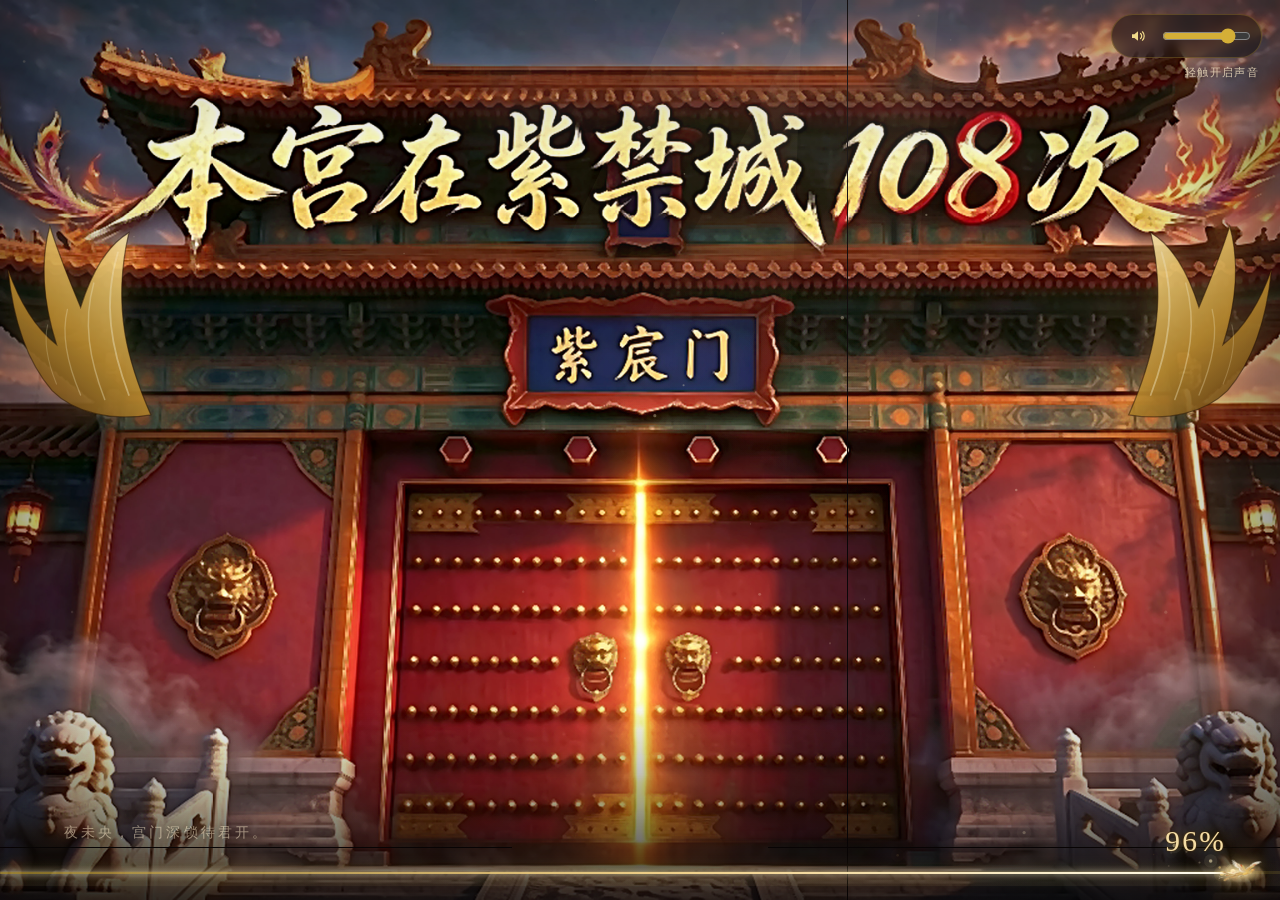
<file: index.html>
<!doctype html>
<html lang="zh-CN">
  <head>
    <meta charset="utf-8" />
    <!-- 存储隔离 shim：classic script，先于一切 module 执行（冻结勿改）。 -->
    <script src="./storage.js"></script>
    <!-- 灵珠×口信融合 JSAPI（本地化） -->
    <script src="./fusion.js"></script>
    <meta name="viewport" content="width=device-width, initial-scale=1, viewport-fit=cover, maximum-scale=1, user-scalable=no" />
    <title>本宫在紫禁城死过108次</title>
    <link rel="icon" type="image/png" href="./assets/phoenix.png" />
    <meta name="description" content="高自由古风悬疑乙女｜多玩法沉浸式宫廷世界，不止恋爱，处处惊喜" />
    <style>
      html,
      body,
      #app {
        margin: 0;
        width: 100%;
        height: 100%;
        overflow: hidden;
        background: #140e12;
        touch-action: none;
        user-select: none;
        -webkit-user-select: none;
        -webkit-touch-callout: none;
        overscroll-behavior: none;
      }
      #app {
        position: fixed;
        inset: 0;
      }
      canvas {
        display: block;
      }
    </style>
    <script type="module" crossorigin src="./assets/index-BMvItfDB.js"></script>
    <link rel="stylesheet" crossorigin href="./assets/index-D3IIYQhE.css" />
    <link rel="stylesheet" href="./assets/home-title-v2.css" />
    <script defer src="./assets/home-title-v2.js"></script>
  </head>
  <body>
    <div id="app"></div>
  </body>
</html>
</file>
<file: assets/index-D3IIYQhE.css>
#gate-loading{position:fixed;top:0;right:0;bottom:0;left:0;z-index:5000;overflow:hidden;background:#0b0709;font-family:var(--font-serif, "Songti SC", "STSong", "SimSun", serif);touch-action:none;user-select:none;-webkit-user-select:none;cursor:default}#gate-loading:after{content:"";position:absolute;top:0;right:0;bottom:0;left:0;z-index:10;pointer-events:none;box-shadow:inset 0 0 160px 30px #0503049e}.gl-stage{position:absolute;top:0;right:0;bottom:0;left:0;transform:scale(1);transform-origin:50% 56%;will-change:transform;transition:transform 2s cubic-bezier(.4,.03,.2,1)}.gl-bg{position:absolute;top:0;right:0;bottom:0;left:0;z-index:0;width:100%;height:100%;object-fit:cover;object-position:50% 50%;display:block;pointer-events:none}.gl-interior{position:absolute;z-index:1;opacity:0;overflow:hidden;background:radial-gradient(ellipse at 50% 62%,#fffdf0,#ffeec2 16%,#f4ce86 34%,#d19b4e,#8a5228,#40200f);transition:opacity .45s ease-out;box-shadow:inset 0 0 60px #3c1a08a6}.gl-interior:after{content:"";position:absolute;top:-10%;right:-30%;bottom:-10%;left:-30%;background:linear-gradient(102deg,transparent 34%,rgba(255,255,235,.32) 42%,transparent 50%),linear-gradient(84deg,transparent 58%,rgba(255,248,214,.22) 65%,transparent 72%);transform:translate(-12%);opacity:.9}.phase-open .gl-interior,.phase-white .gl-interior{opacity:1}.phase-open .gl-interior:after{transition:transform 1.1s ease-out;transform:translate(12%)}.gl-doors{position:absolute;top:0;right:0;bottom:0;left:0;z-index:2;perspective:1500px;perspective-origin:50% 62%}.gl-door{position:absolute;background-repeat:no-repeat;background-color:transparent;backface-visibility:hidden;transition:transform 1s cubic-bezier(.52,.04,.68,.2)}.phase-open .gl-door{box-shadow:0 0 44px #00000073}.gl-door-l{transform-origin:left center}.gl-door-r{transform-origin:right center}.gl-door:after{content:"";position:absolute;top:0;bottom:0;width:16%;opacity:0;transition:opacity .35s ease-out}.gl-door-l:after{right:0;background:linear-gradient(to right,#0000,#180a06b8)}.gl-door-r:after{left:0;background:linear-gradient(to left,#0000,#180a06b8)}.phase-open .gl-door-l{transform:rotateY(76deg)}.phase-open .gl-door-r{transform:rotateY(-76deg)}.phase-open .gl-door:after{opacity:1}.gl-fx{position:absolute;top:0;right:0;bottom:0;left:0;z-index:3;display:block;pointer-events:none}.gl-burst{position:absolute;top:0;right:0;bottom:0;left:0;z-index:4;pointer-events:none;opacity:0;transform:scale(.32);background:radial-gradient(circle at 50% 56%,#fffdf4,#fff3cf 16%,#ffdb96e6,#ffcd8066 52%,#ffc87800 68%)}.phase-push .gl-stage{transform:scale(1.85)}.phase-open .gl-stage{transform:scale(3.1);transition-duration:1.25s;transition-timing-function:cubic-bezier(.42,0,.3,1)}.phase-open .gl-burst,.phase-white .gl-burst{opacity:1;transform:scale(2.1);transition:opacity .5s ease-in .55s,transform 1.35s cubic-bezier(.2,.55,.3,1) .35s}.gl-bottom{position:absolute;left:0;right:0;bottom:0;height:200px;z-index:20;pointer-events:none;background:linear-gradient(to top,#070405b8,#07040547 48%,#07040500)}.gl-beamfx{position:absolute;left:0;bottom:0;display:block;pointer-events:none}.gl-track{position:absolute;left:0;right:0;bottom:26px;height:3px;background:#d4af3724;box-shadow:0 0 14px #d4af3714}.gl-track-glow{position:absolute;left:0;right:0;top:50%;height:26px;transform:translateY(-50%);background:linear-gradient(to top,#ffd68c0f,#ffd68c00);pointer-events:none}.gl-fill{position:absolute;left:0;top:50%;width:1%;height:2px;transform:translateY(-50%);border-radius:2px;background:linear-gradient(90deg,#d4af3780,#f0d08a 55%,#fdf4d8 90%,#fffdf5);box-shadow:0 0 6px #fff5d6f2,0 0 16px #f0ca78a6,0 0 38px #d4af3752}.gl-head{position:absolute;left:1%;top:50%;width:54px;height:20px;transform:translate(-50%,-50%);background:radial-gradient(ellipse at 50% 50%,#fffdf0f2,#ffe2a080 30%,#f0be6400 70%);pointer-events:none}.gl-phoenix{position:absolute;left:1%;top:50%;width:clamp(26px,3.6vw,44px);height:auto;transform:translate(-50%,-62%) scaleX(-1);filter:drop-shadow(0 0 6px rgba(255,226,160,.85)) drop-shadow(0 0 16px rgba(212,175,55,.55));animation:glPhoenixFloat 2.8s ease-in-out infinite;pointer-events:none}@keyframes glPhoenixFloat{0%,to{transform:translate(-50%,-60%) scaleX(-1)}50%{transform:translate(-50%,-74%) scaleX(-1)}}.gl-phrase{position:absolute;left:clamp(18px,5vw,64px);bottom:58px;font-size:clamp(11px,1.15vw,14px);letter-spacing:.22em;color:#f2e2c2db;opacity:0;transition:opacity 1.4s ease-in-out;text-shadow:0 1px 6px rgba(0,0,0,.7);white-space:nowrap}.gl-phrase.on{opacity:.62}.gl-percent{position:absolute;right:clamp(18px,4.2vw,58px);bottom:44px;font-family:var(--font-serif, "Songti SC", "STSong", "SimSun", serif);font-size:clamp(21px,2.3vw,31px);line-height:1;letter-spacing:.08em;font-weight:400;color:#f4dda6;text-shadow:0 0 1px rgba(86,58,16,.95),0 0 2px rgba(86,58,16,.8),0 0 14px rgba(212,175,55,.4);font-variant-numeric:tabular-nums;white-space:nowrap}.gl-percent.is-done{color:#f8e8bd;letter-spacing:.14em;text-shadow:0 0 1px rgba(96,62,16,.9),0 0 16px rgba(240,205,120,.5)}.phase-ready .gl-fill{width:100%;animation:glBeamBreathe 2.6s ease-in-out infinite}.phase-ready .gl-head,.phase-ready .gl-phoenix{left:100%}.phase-ready .gl-track{background:#d4af3733}.phase-ready .gl-track-glow{animation:glTrackBreathe 2.6s ease-in-out infinite}.phase-ready{cursor:pointer}@keyframes glBeamBreathe{0%,to{opacity:.82;filter:brightness(1)}50%{opacity:1;filter:brightness(1.22)}}@keyframes glTrackBreathe{0%,to{opacity:.55}50%{opacity:1}}.gl-white{position:absolute;top:0;right:0;bottom:0;left:0;z-index:30;opacity:0;pointer-events:none;background:#fff}.phase-white .gl-white{opacity:1;transition:opacity .55s ease-in;animation:glWhiteBreathe 2s ease-in-out infinite}.phase-fade .gl-white{opacity:0;animation:none;transition:opacity 1.3s ease-out}@keyframes glWhiteBreathe{0%,to{background-color:#fff}50%{background-color:#fffbf0}}.gl-bg-failed .gl-bg{opacity:0}.gl-bg-failed{background:radial-gradient(ellipse at 50% 60%,#2a1812,#0b0709 70%)}.gl-fast,.gl-fast *,.gl-fast *:before,.gl-fast *:after{transition-duration:1ms!important;transition-delay:0s!important;animation-duration:1ms!important;animation-delay:0s!important}@media(max-width:520px){.gl-bottom{height:160px}.gl-percent{bottom:40px}.gl-phrase{bottom:54px;letter-spacing:.16em}.gl-track{bottom:22px}}@media(prefers-reduced-motion:reduce){.gl-stage,.gl-door,.gl-fill,.gl-track-glow,.gl-phoenix{animation:none!important}.gl-stage{transition-duration:1.2s}}.phase-ready .gl-phoenix{opacity:0;transition:opacity .8s ease-out}.gl-hero{position:absolute;top:0;right:0;bottom:0;left:0;z-index:22;pointer-events:none;transition:opacity .9s ease-out}.phase-push .gl-hero,.phase-open .gl-hero,.phase-white .gl-hero,.phase-fade .gl-hero{opacity:0}.gl-wing{position:absolute;top:20%;width:clamp(88px,12vw,190px);opacity:.92;filter:drop-shadow(0 0 12px rgba(255,196,96,.22));pointer-events:none}.gl-wing svg{display:block;width:100%;height:auto}.gl-wing-l{left:clamp(-14px,.5vw,12px)}.gl-wing-r{right:clamp(-14px,.5vw,12px)}.gl-wing-r svg{transform:scaleX(-1)}.gl-audio{position:absolute;z-index:26;top:clamp(10px,1.6vh,18px);right:clamp(10px,1.4vw,20px);display:flex;align-items:center;gap:8px;padding:5px 10px;border-radius:999px;background:#0c080980;border:1px solid rgba(212,175,55,.26);backdrop-filter:blur(6px);-webkit-backdrop-filter:blur(6px);pointer-events:auto;transition:opacity .6s ease-out}.phase-push .gl-audio,.phase-open .gl-audio,.phase-white .gl-audio,.phase-fade .gl-audio{opacity:0;pointer-events:none}.gl-mute{width:32px;height:32px;flex:0 0 auto;margin:0;padding:0;border:0;border-radius:50%;background:transparent;display:grid;place-items:center;cursor:pointer;touch-action:manipulation}.gl-mute svg{width:18px;height:18px;fill:none;stroke:#f0d98a;stroke-width:1.6;stroke-linecap:round;stroke-linejoin:round}.gl-mute svg path:first-child{fill:#f0d98a;stroke:none}.gl-mute .ico-off,.gl-mute.is-muted .ico-on{display:none}.gl-mute.is-muted .ico-off{display:block}.gl-vol{width:clamp(54px,7vw,96px);height:20px;margin:0;accent-color:#d4af37;cursor:pointer;touch-action:manipulation}.gl-audio-hint{position:absolute;right:2px;top:calc(100% + 8px);white-space:nowrap;font-size:11px;letter-spacing:.12em;color:#f2e2c2;opacity:0;transition:opacity .4s ease-out;text-shadow:0 1px 6px rgba(0,0,0,.8);pointer-events:none}.gl-audio-hint.on{opacity:.82}@media(max-width:520px){.gl-wing{top:26%;width:clamp(80px,24vw,118px)}.gl-audio{padding:4px 8px;gap:6px}.gl-vol{width:52px}}:root{--bg: #140e12;--ink: #1c1614;--panel: rgba(20, 14, 18, .9);--panel-soft: rgba(32, 24, 22, .88);--gold: #d4af37;--gold-light: #f0d98a;--crimson: #8c2b33;--jade: #4e8c74;--paper: #f5efe2;--text: #f3e9d8;--muted: #b9a88e;--purple: #3b2a33;--font-serif: "Songti SC", "STSong", "SimSun", "Noto Serif SC", "Source Han Serif SC", Georgia, serif;--font-display: "KaiTi", "STKaiti", "楷体", "Songti SC", serif}*{box-sizing:border-box}html,body{margin:0;height:100%;background:var(--bg);color:var(--text);font-family:var(--font-serif);-webkit-font-smoothing:antialiased}#app{position:fixed;top:0;right:0;bottom:0;left:0}#ui{position:fixed;top:0;right:0;bottom:0;left:0;pointer-events:none;overflow:hidden}.screen{position:absolute;top:0;right:0;bottom:0;left:0;display:none;pointer-events:auto}.screen.active{display:block}.hud{position:absolute;top:0;left:0;right:0;display:flex;justify-content:space-between;align-items:flex-start;padding:calc(env(safe-area-inset-top) + 10px) 12px 0;gap:8px;z-index:30;pointer-events:none}.hud .icon-btn,.hud .chip-row,.hud .chip{pointer-events:auto}.hud-col{display:flex;flex-direction:column;gap:6px;max-width:46%}.chip-row{display:flex;flex-wrap:wrap;gap:6px;justify-content:flex-end}.hud-col.left .chip-row{justify-content:flex-start}.chip{background:#140e12b8;border:1px solid rgba(212,175,55,.45);border-radius:999px;padding:3px 10px;font-size:12px;line-height:1.5;color:var(--gold-light);white-space:nowrap}.chip .v{color:var(--text);font-weight:700;margin-left:4px}.chip.aff{border-color:#4e8c748c;color:#a6cfbd}.icon-btn{pointer-events:auto;cursor:pointer;background:#140e12cc;border:1px solid rgba(212,175,55,.5);color:var(--gold-light);border-radius:8px;font-family:var(--font-serif);font-size:14px;min-height:44px;min-width:44px;padding:8px 12px}.icon-btn:active{transform:translateY(1px)}.dialogue{position:absolute;left:50%;bottom:calc(env(safe-area-inset-bottom) + 12px);transform:translate(-50%);width:min(92vw,760px);background:var(--panel);border:1px solid rgba(212,175,55,.55);border-radius:10px;padding:14px 18px 12px;box-shadow:0 8px 30px #0000008c;cursor:pointer}.dialogue.dlg-drag{touch-action:none;cursor:grab;-webkit-user-select:none;user-select:none}.dialogue .dlg-grab{display:none;position:absolute;top:-14px;right:8px;padding:2px 8px;background:var(--crimson);color:var(--paper);font-size:11px;border-radius:6px;letter-spacing:1px;white-space:nowrap}.dialogue.dlg-editing .dlg-grab{display:inline-block}.name-tag{display:inline-block;margin:-24px 0 6px;padding:4px 14px;background:var(--crimson);color:var(--paper);border-radius:6px 6px 6px 0;font-weight:700;font-size:15px;letter-spacing:1px}.dl-text{min-height:96px;font-size:17px;line-height:1.85;color:var(--text);white-space:pre-wrap;word-break:break-word;max-height:44vh;overflow-y:auto}@media(max-width:640px){.dialogue{left:3%;transform:none;width:58%;padding:10px 12px 9px;border-radius:9px;font-size:14px}.dialogue .name-tag{margin:-20px 0 5px;padding:3px 10px;font-size:13px}.dialogue .dl-text{min-height:56px;font-size:14px;line-height:1.7;max-height:38vh}.dialogue .dl-continue{font-size:11px;margin-top:2px}}.dl-text .cursor{display:inline-block;width:2px;height:1.05em;background:var(--gold);margin-left:2px;vertical-align:-2px;animation:blink .7s infinite}.dl-continue{text-align:right;color:var(--gold);font-size:12px;margin-top:4px;opacity:.85}.choices{position:absolute;left:50%;bottom:calc(env(safe-area-inset-bottom) + 150px);transform:translate(-50%);width:min(92vw,760px);display:flex;flex-direction:column;gap:10px;z-index:35;pointer-events:auto;max-height:calc(100vh - 210px);overflow-y:auto;overscroll-behavior:contain;scrollbar-width:thin}.choices::-webkit-scrollbar{width:5px}.choices::-webkit-scrollbar-thumb{background:#d4af3773;border-radius:3px}@media(max-width:640px){.choices{left:3%;transform:none;width:58%;gap:8px;bottom:calc(env(safe-area-inset-bottom) + 178px);max-height:calc(100vh - 200px)}.choices .choice-btn{padding:10px 12px;min-height:44px;font-size:14px}}.choice-btn{pointer-events:auto;cursor:pointer;text-align:left;display:flex;align-items:flex-start;gap:4px;background:var(--panel-soft);border:1px solid rgba(212,175,55,.5);color:var(--paper);border-radius:8px;padding:13px 16px;min-height:48px;font-family:var(--font-serif);font-size:16px;line-height:1.5;box-shadow:0 4px 16px #0006;transition:transform .08s,background .15s,border-color .15s,box-shadow .15s;box-sizing:border-box;max-width:100%;overflow-wrap:anywhere;word-break:break-word;touch-action:manipulation;-webkit-tap-highlight-color:transparent;-webkit-user-select:none;user-select:none}.choice-btn:hover{border-color:var(--gold-light);background:#d4af3724}.choice-btn:active,.choice-btn.pressing{transform:translateY(2px) scale(.99);background:#d4af3733;border-color:var(--gold-light);box-shadow:0 2px 8px #d4af3773,inset 0 0 0 1px #f0d98a99}.choice-btn.picked{animation:choicePick .4s ease;border-color:var(--gold-light)}@keyframes choicePick{0%{transform:scale(1);box-shadow:0 0 #d4af37e6}40%{transform:scale(1.03);box-shadow:0 0 14px 4px #d4af37bf}to{transform:scale(1);box-shadow:0 4px 16px #0006}}.choice-btn .idx{flex:0 0 26px;width:26px;color:var(--gold);font-weight:700}.choice-btn .ct{flex:1 1 auto;min-width:0;max-width:100%;overflow-wrap:anywhere;word-break:break-word}.choice-btn .cl{display:block;max-width:100%;overflow-wrap:anywhere;word-break:break-word}.choice-desc{display:block;width:100%;max-width:100%;margin-top:3px;color:var(--muted);font-size:12.5px;line-height:1.55;font-weight:400;white-space:normal;overflow-wrap:anywhere;word-break:break-word}@media(max-width:640px){.choice-desc{font-size:11.5px;line-height:1.5;margin-top:2px}}.clog-mask{align-items:center;justify-content:center}.clog-box{width:min(92vw,620px);max-height:82vh;display:flex;flex-direction:column;gap:8px}.clog-head{display:flex;align-items:center;justify-content:space-between;gap:10px}.clog-head .modal-title{margin:0}.clog-close{border:1px solid rgba(212,175,55,.5);background:transparent;color:var(--gold-light);border-radius:6px;min-width:36px;min-height:36px;cursor:pointer;font-size:16px}.clog-list{flex:1 1 auto;min-height:80px;overflow-y:auto;display:flex;flex-direction:column;gap:8px;padding-right:4px}.clog-item{text-align:left;border:1px solid rgba(212,175,55,.28);border-radius:9px;background:#140e1280;padding:9px 12px;font-size:13px;line-height:1.55}.clog-prompt{color:var(--muted);font-size:12px;margin-bottom:4px}.clog-chosen,.clog-others{color:var(--text);word-break:break-word}.clog-chosen span,.clog-others span{display:inline-block;min-width:44px;margin-right:8px;color:var(--gold);font-size:11px;letter-spacing:.06em}.clog-chosen{font-weight:700;color:var(--gold-light)}.clog-others{margin-top:2px;color:var(--muted);font-size:12px}.clog-empty{color:var(--muted);font-size:13px;padding:18px 0;text-align:center}.choice-hint{display:block;color:var(--muted);font-size:12px;letter-spacing:.06em;margin-top:3px}.choice-done{display:inline-block;margin-left:8px;color:#a6cfbd;font-size:12px;border:1px solid rgba(78,140,116,.55);border-radius:4px;padding:0 6px;vertical-align:1px}.toasts{position:absolute;top:calc(env(safe-area-inset-top) + 64px);left:50%;transform:translate(-50%);display:flex;flex-direction:column;gap:6px;z-index:40;align-items:center;pointer-events:none}.toast{background:#140e12e0;border:1px solid var(--gold);color:var(--gold-light);border-radius:999px;padding:7px 16px;font-size:14px;font-weight:700;letter-spacing:.04em;box-shadow:0 0 18px #d4af3759;animation:toast-float 3s forwards}.overlay{background:radial-gradient(circle at 50% 30%,rgba(212,175,55,.08),transparent 60%),#0c080af5;align-items:center;flex-direction:column;padding:24px 16px;overflow-y:auto;z-index:100}.screen.overlay.active{display:flex}.overlay>*{margin:auto}.big-title{font-family:var(--font-display);font-size:clamp(30px,8vw,52px);letter-spacing:.16em;color:var(--gold);text-shadow:0 2px 24px rgba(212,175,55,.4);margin:0}.subtitle{color:var(--muted);letter-spacing:.3em;font-size:13px;margin:4px 0 14px}.title-screen{padding:0;overflow:hidden;background:#140e12}.title-screen>*{margin:0}.title-wrap{position:relative;z-index:2;width:100%;height:100%;max-width:none;display:flex;flex-direction:column;align-items:center;justify-content:space-between;gap:0;padding:calc(env(safe-area-inset-top) + 14px) 12px calc(env(safe-area-inset-bottom) + 14px);pointer-events:none}.title-wrap>*{pointer-events:auto}.title-head{text-align:center;background:linear-gradient(180deg,#140e12e6,#140e129e);border:1px solid rgba(212,175,55,.42);border-radius:14px;padding:10px 22px 8px;box-shadow:0 6px 24px #00000073}.map-wrap{position:absolute;top:0;right:0;bottom:0;left:0;width:100%;max-width:none;aspect-ratio:auto;border:none;border-radius:0;overflow:hidden;box-shadow:none;background:#1a1316;z-index:1}.map-bg{position:absolute;top:0;right:0;bottom:0;left:0;z-index:0;background-size:cover;background-position:center}.map-spot{position:absolute;transform:translate(-50%,-50%);z-index:3;display:flex;flex-direction:column;align-items:center;gap:1px;min-width:62px;min-height:44px;padding:5px 7px;background:#140e12e0;border:1px solid rgba(212,175,55,.6);border-radius:10px;color:var(--gold-light);font-family:var(--font-serif);cursor:pointer;z-index:2;box-shadow:0 4px 14px #00000080;transition:transform .08s,background .15s,border-color .15s}.map-spot:active{transform:translate(-50%,-50%) translateY(2px);background:#d4af372e}.ms-name{font-size:13px;font-weight:700;letter-spacing:.1em;color:var(--gold-light);line-height:1.2;white-space:nowrap}.ms-fn{font-size:10px;color:var(--muted);line-height:1.2;white-space:nowrap}.love-strip-wrap{position:absolute;bottom:calc(env(safe-area-inset-bottom) + 10px);left:50%;transform:translate(-50%);z-index:2;width:min(92vw,640px);max-width:640px;background:linear-gradient(0deg,#140e12f0,#140e12b8);border:1px solid rgba(212,175,55,.32);border-radius:12px;padding:6px 10px 4px;box-shadow:0 6px 24px #00000073;pointer-events:none}.love-strip-wrap>*{pointer-events:auto}.love-strip-head{display:flex;justify-content:space-between;align-items:center;color:var(--gold);font-size:13px;letter-spacing:.14em;padding:0 4px 6px}.title-login{margin-top:2px}.mini-btn{pointer-events:auto;cursor:pointer;background:#140e12cc;border:1px solid rgba(212,175,55,.5);color:var(--gold-light);border-radius:999px;font-family:var(--font-serif);font-size:12px;min-height:30px;padding:4px 14px}.love-strip{display:flex;gap:8px;overflow-x:auto;padding:4px 2px 8px;scrollbar-width:thin}.love-chip{flex:0 0 auto;display:flex;flex-direction:column;align-items:center;gap:2px;background:var(--panel-soft);border:1px solid rgba(212,175,55,.4);border-radius:10px;padding:6px 9px;min-width:56px;cursor:pointer}.love-chip .lt{text-align:center;line-height:1.25}.love-chip .lt b{display:block;font-size:11px;color:var(--paper);font-weight:400}.love-chip .lt span{font-size:12px;font-weight:700}.ava{width:34px;height:34px;border-radius:50%;object-fit:cover;border:1px solid rgba(212,175,55,.6);background:#0000004d}.ava.noimg{display:flex;align-items:center;justify-content:center;background:var(--purple);color:var(--gold-light);font-size:15px}.pf-broken{visibility:hidden}.pf-broken[src]{position:relative;visibility:visible}.pf-broken[src]:after{content:"立绘加载中…";position:absolute;top:0;right:0;bottom:0;left:0;display:flex;align-items:center;justify-content:center;background:linear-gradient(135deg,#2a1f26,#3b2a33 60%,#4e8c74);color:var(--gold-light);font-size:13px;letter-spacing:1px;border-radius:6px;visibility:visible}.pos{color:#a6cfbd}.neg{color:#f0b8bd}.love-rank{width:min(92vw,520px);display:flex;flex-direction:column;gap:6px;margin-top:4px}.rank-row{display:flex;align-items:center;gap:10px;background:var(--panel);border:1px solid rgba(212,175,55,.35);border-radius:10px;padding:8px 14px}.rank-row .rk{color:var(--gold);font-weight:700;font-size:15px;width:22px;flex:0 0 auto}.rank-row .rn-name{flex:1;color:var(--paper);font-size:15px}.rank-row .rn-name i{display:block;font-style:normal;color:var(--muted);font-size:11px}.rank-row .rv{font-weight:700;font-size:16px;flex:0 0 auto}.chapter-list{width:min(92vw,520px);display:flex;flex-direction:column;gap:12px;margin-top:4px}.chapter-card{background:var(--panel);border:1px solid rgba(212,175,55,.35);border-radius:12px;padding:18px;text-align:center}.chapter-card.unlocked{border-color:var(--gold);background:linear-gradient(180deg,#d4af371f,#140e12eb)}.chapter-card.locked{border-color:#b9a88e4d;opacity:.65}.ch-no{color:var(--muted);font-size:12px;letter-spacing:.2em}.ch-name{font-family:var(--font-display);color:var(--gold-light);font-size:21px;letter-spacing:.14em;margin:6px 0}.ch-desc{color:var(--muted);font-size:13px;line-height:1.7;margin-bottom:6px}.ch-progress{margin:10px auto 12px;width:min(100%,360px);text-align:left}.ch-progress-head{display:flex;justify-content:space-between;align-items:baseline;color:var(--muted);font-size:12px;letter-spacing:.06em}.ch-progress-head b{color:var(--gold-light);font-size:13px}.ch-progress-bar{margin:5px 0;height:6px;border-radius:999px;background:#ffffff1a;overflow:hidden}.ch-progress-bar i{display:block;height:100%;border-radius:999px;background:linear-gradient(90deg,rgba(212,175,55,.65),var(--gold-light));transition:width .3s ease}.ch-progress-meta{color:var(--muted);font-size:11.5px;line-height:1.6}.ch-lock{color:var(--muted);font-size:13px;padding:8px 0}.cast-ava{width:100%;height:190px;display:flex;align-items:center;justify-content:center;border-radius:6px;background:var(--purple);color:var(--gold-light);font-size:54px;font-family:var(--font-display)}.btn{pointer-events:auto;cursor:pointer;min-height:48px;min-width:220px;padding:12px 24px;border-radius:8px;font-family:var(--font-serif);font-size:16px;letter-spacing:.1em;background:linear-gradient(180deg,#d4af373d,#d4af3714);border:1px solid var(--gold);color:var(--gold-light);margin:6px 0;transition:background .15s,transform .08s}.btn:hover{background:linear-gradient(180deg,#d4af3766,#d4af3729)}.btn:active{transform:translateY(2px)}.btn.primary{background:linear-gradient(180deg,#e0b13c,#c9a227);color:#241a05;font-weight:700;border-color:#f0d98a}.btn.ghost{background:transparent;border-color:#b9a88e80;color:var(--muted)}.btn.danger{border-color:var(--crimson);color:#e6a9ad}.btn:disabled{opacity:.45;cursor:not-allowed}.btn-row{display:flex;flex-direction:column;align-items:center;gap:4px;margin-top:18px}.panel{width:min(92vw,480px);background:var(--panel);border:1px solid rgba(212,175,55,.4);border-radius:12px;padding:22px;text-align:left}.h1{font-family:var(--font-display);color:var(--gold);letter-spacing:.12em;font-size:24px;margin:0 0 18px}.h2{color:var(--gold-light);font-size:17px;margin:18px 0 8px}.ending-kicker{color:var(--gold);letter-spacing:.28em;font-size:13px}.ending-title{font-family:var(--font-display);font-size:clamp(26px,7vw,42px);color:var(--gold-light);letter-spacing:.1em;margin:8px 0}.ending-name{color:var(--text);font-size:20px;margin-bottom:16px}.ending-body{width:min(92vw,520px);background:var(--panel);border:1px solid rgba(212,175,55,.4);border-radius:12px;padding:18px 20px;font-size:16px;line-height:1.9;color:var(--paper);white-space:pre-wrap}.ending-marks{width:min(92vw,520px);margin-top:12px;background:var(--panel);border:1px solid rgba(212,175,55,.28);border-radius:12px;padding:12px 18px;font-size:13px;line-height:1.9;color:var(--muted);text-align:left}.ending-marks b{display:block;color:var(--gold);letter-spacing:.16em;font-weight:400;margin-bottom:4px}.ending-marks span{display:block;color:var(--paper)}.badge{display:inline-block;padding:3px 12px;border-radius:999px;font-size:12px;letter-spacing:.1em;margin-bottom:8px}.badge.death{background:#8c2b3340;border:1px solid var(--crimson);color:#f0b8bd}.badge.bad{background:#3b2a3399;border:1px solid #6a4d5e;color:#cfb0c0}.badge.good{background:#4e8c7438;border:1px solid var(--jade);color:#a6cfbd}.badge.neutral{background:#d4af372e;border:1px solid var(--gold);color:var(--gold-light)}.ending-stamp{margin-top:12px;color:var(--muted);font-size:13px;letter-spacing:.06em;border-top:1px dashed rgba(185,168,142,.3);padding-top:10px;width:min(92vw,520px)}.cast-grid{width:min(94vw,760px);display:grid;grid-template-columns:repeat(auto-fit,minmax(150px,1fr));gap:14px;margin-top:6px}.cast-card{background:var(--panel);border:1px solid rgba(212,175,55,.4);border-radius:10px;padding:12px;text-align:center}.cast-card img{width:100%;max-height:190px;object-fit:contain;border-radius:6px}.cast-card .cn{color:var(--gold-light);font-weight:700;font-size:17px;margin:8px 0 2px}.cast-card .role{color:var(--muted);font-size:12px}.cast-card .bio{color:var(--text);font-size:13px;line-height:1.6;margin-top:8px;text-align:left}.portrait-card .card-hero{width:100%;max-height:210px;object-fit:contain;border-radius:6px;background:#00000038}.expr-row{display:flex;gap:8px;margin-top:10px;justify-content:center}.expr{position:relative;flex:1;border:1px solid rgba(185,168,142,.3);border-radius:8px;padding:4px;background:#0000002e;overflow:hidden}.expr img{width:100%;height:74px;object-fit:cover;object-position:top;border-radius:4px;display:block}.expr.got{border-color:var(--gold);box-shadow:0 0 10px #d4af3740}.expr.locked img{filter:grayscale(1) brightness(.45);opacity:.6}.expr-label{display:block;text-align:center;font-size:11px;color:var(--gold-light);padding:3px 0 1px}.expr.locked .expr-label{color:var(--muted)}.gallery{width:min(94vw,760px);display:grid;grid-template-columns:repeat(auto-fill,minmax(140px,1fr));gap:12px;margin-top:6px}.gallery-overview{margin:10px 0 4px;padding:10px 12px 11px;border:1px solid rgba(212,175,55,.35);border-radius:10px;background:linear-gradient(180deg,#d4af371a,#140e128c)}.go-head{display:flex;align-items:center;gap:6px;font-size:12px;letter-spacing:.08em;color:var(--gold-light)}.go-title{font-weight:700}.go-bar{margin:7px 0 5px;height:6px;border-radius:999px;background:#ffffff1a;overflow:hidden}.go-bar i{display:block;height:100%;border-radius:999px;background:linear-gradient(90deg,rgba(212,175,55,.65),var(--gold-light));transition:width .3s ease}.go-meta{color:var(--muted);font-size:12px;line-height:1.5}.go-meta b{color:var(--gold-light);font-size:13px}.go-split{display:flex;gap:14px;flex-wrap:wrap;margin-top:3px;color:var(--paper);font-size:12px}.go-split b{color:var(--gold-light)}.go-author-note{margin-top:5px;font-size:11.5px;color:#b9e3cd}.author-badge{display:inline-flex;align-items:center;margin-left:6px;padding:0 7px;border:1px solid var(--gold);border-radius:999px;background:linear-gradient(180deg,#d4af3766,#d4af371f);color:var(--gold-light);font-size:10.5px;line-height:16px;letter-spacing:.16em;font-weight:700;text-shadow:0 0 8px rgba(240,217,138,.5);vertical-align:middle;white-space:nowrap}.gallery-chapters{display:flex;gap:8px;flex-wrap:wrap;margin:8px 0 4px}.g-chapter{border:1px solid rgba(212,175,55,.4);background:var(--panel);color:var(--paper);border-radius:20px;padding:6px 16px;font-size:13px;min-height:40px}.g-chapter.active{background:var(--gold);color:#140e12;border-color:var(--gold);font-weight:700}.g-chapter.locked{opacity:.55;cursor:not-allowed}.g-card{background:var(--panel);border:1px solid rgba(212,175,55,.35);border-radius:10px;padding:12px 10px;text-align:center;min-height:74px;display:flex;flex-direction:column;justify-content:center;gap:6px}.g-card.unlocked{border-color:var(--gold);background:linear-gradient(180deg,#d4af371f,#140e12e6)}.g-card.locked{border-color:#b9a88e40;color:var(--muted);font-size:14px}.g-card .gn{color:var(--gold-light);font-weight:700;font-size:15px}.scene-gallery{grid-template-columns:repeat(auto-fill,minmax(170px,1fr))}.scene-card{background:var(--panel);border:1px solid rgba(212,175,55,.35);border-radius:10px;padding:10px;text-align:center;min-height:150px;display:flex;flex-direction:column;align-items:center;justify-content:center;gap:6px}.scene-card.unlocked{border-color:var(--gold);background:linear-gradient(180deg,#d4af371f,#140e12e6)}.scene-card.locked{border-color:#b9a88e40;color:var(--muted)}.scene-card img{width:100%;height:96px;object-fit:cover;border-radius:6px;display:block}.scene-card .sn{color:var(--gold-light);font-weight:700;font-size:15px}.scene-card .sn.muted{color:var(--muted)}.scene-card .sd{color:var(--muted);font-size:12px;line-height:1.5}.scene-card .review-hint{color:var(--gold);font-size:11px;margin-top:2px}.s-placeholder{width:100%;height:96px;display:flex;align-items:center;justify-content:center;border-radius:6px;background:#0000004d;border:1px dashed rgba(185,168,142,.3);font-size:30px;color:var(--muted)}.road{width:min(92vw,520px);display:flex;flex-direction:column;gap:12px;margin-top:8px}.road-item{background:var(--panel);border:1px solid rgba(212,175,55,.35);border-radius:10px;padding:14px 16px}.road-item.done{border-color:var(--gold)}.road-item .rn{color:var(--gold-light);font-weight:700}.road-item .rs{color:var(--muted);font-size:12px;margin-left:8px}.road-item .rt{color:var(--text);font-size:14px;margin-top:6px;line-height:1.6}.quiz-box{width:min(92vw,560px);background:var(--panel);border:1px solid rgba(212,175,55,.4);border-radius:12px;padding:22px;text-align:center}.quiz-q{font-size:18px;line-height:1.7;margin-bottom:20px}.quiz-opts{display:flex;flex-direction:column;gap:10px}.quiz-opt{cursor:pointer;background:var(--panel-soft);border:1px solid rgba(212,175,55,.4);color:var(--paper);border-radius:8px;padding:12px 16px;font-family:var(--font-serif);font-size:15px;text-align:left;transition:background .15s}.quiz-opt.correct{background:#4e8c7459;border-color:var(--jade)}.quiz-opt.wrong{background:#8c2b334d;border-color:var(--crimson)}.quiz-explain{margin-top:14px;font-size:14px;color:var(--muted);line-height:1.7;min-height:44px}.inv-box{width:min(94vw,600px);display:flex;flex-direction:column;gap:10px}.inv-tabs{display:flex;gap:10px}.inv-tab{flex:1;cursor:pointer;background:var(--panel-soft);border:1px solid rgba(212,175,55,.4);color:var(--paper);border-radius:8px;padding:10px;font-family:var(--font-serif);font-size:14px;text-align:center}.inv-tab.done{border-color:var(--jade);color:#a6cfbd}.inv-body{background:var(--panel);border:1px solid rgba(212,175,55,.4);border-radius:10px;padding:16px}.inv-intro{color:var(--muted);font-size:13px;margin-bottom:10px}.inv-line{padding:8px 0;border-bottom:1px dashed rgba(185,168,142,.25);font-size:15px;line-height:1.7}.inv-line:last-child{border-bottom:none}.inv-tell{margin-top:10px;padding:8px 12px;background:#d4af371a;border-left:3px solid var(--gold);color:var(--gold-light);font-size:14px;line-height:1.6}.evidence{color:var(--jade);font-size:13px;margin-top:10px}.accuse{display:flex;flex-direction:column;gap:8px;margin-top:12px}.set-row{display:flex;align-items:center;justify-content:space-between;gap:12px;margin:12px 0;font-size:15px}.set-row input[type=range]{flex:1;accent-color:var(--gold);max-width:220px}.set-note{font-size:12px;opacity:.72;text-align:right}select{background:var(--panel-soft);color:var(--text);border:1px solid rgba(212,175,55,.4);border-radius:6px;padding:8px;font-family:var(--font-serif);font-size:14px}.help-box{width:min(90vw,420px);background:var(--panel);border:1px solid rgba(212,175,55,.4);border-radius:12px;padding:20px;font-size:15px;line-height:2;color:var(--paper)}#copy-body{width:min(94vw,520px);background:var(--panel);border:1px solid rgba(212,175,55,.45);border-radius:14px;padding:20px 22px;text-align:center}.copy-title{font-family:var(--font-display);color:var(--gold);font-size:22px;letter-spacing:.16em;margin-bottom:8px}.copy-sub{color:var(--muted);font-size:13px;line-height:1.7;margin-bottom:12px}.copy-ref{color:var(--jade);font-size:15px;line-height:1.9;letter-spacing:.04em;padding:10px 12px;border:1px dashed rgba(78,140,116,.5);border-radius:8px;background:#0000002e;margin-bottom:12px}.copy-prog{color:var(--gold-light);font-size:14px;margin-bottom:8px}.copy-bar{height:8px;background:#0006;border:1px solid rgba(212,175,55,.4);border-radius:999px;overflow:hidden;margin-bottom:14px}.copy-bar-fill{height:100%;width:0;background:linear-gradient(90deg,#8c6a1e,var(--gold));transition:width .2s}.copy-scroll{background:linear-gradient(180deg,#f5efe212,#f5efe205);border:1px solid rgba(212,175,55,.35);border-radius:10px;padding:14px 10px;margin-bottom:12px}.copy-cells{display:flex;flex-wrap:wrap;justify-content:center;gap:4px}.copy-cell{width:28px;height:30px;line-height:30px;text-align:center;font-size:19px;font-family:var(--font-serif);color:#f3e9d873;background:#00000038;border:1px solid rgba(185,168,142,.22);border-radius:4px;transition:color .15s,background .15s,border-color .15s,box-shadow .15s}.copy-cell.ok{color:var(--paper);border-color:var(--gold);background:linear-gradient(180deg,#d4af374d,#d4af371f);box-shadow:0 0 6px #d4af3759}.copy-cell.bad{color:#f0b8bd;border-color:var(--crimson);background:#8c2b3333}.copy-cell.cur{color:var(--gold-light);border-color:var(--gold-light);animation:cellPulse 1.1s ease-in-out infinite}@keyframes cellPulse{0%,to{box-shadow:0 0 4px #f0d98a40}50%{box-shadow:0 0 10px #f0d98a8c}}.copy-done{color:var(--gold-light);font-size:15px;line-height:1.7;margin-bottom:8px}.copy-done.err{color:#f0b8bd}.copy-input{width:100%;background:#00000040;border:1px solid rgba(212,175,55,.5);border-radius:8px;color:var(--paper);font-family:var(--font-serif);font-size:19px;letter-spacing:.08em;padding:13px 14px;margin-bottom:12px;outline:none;text-align:center}.copy-input:focus{border-color:var(--gold-light);box-shadow:0 0 0 2px #d4af372e}.copy-input.shake{animation:shake .28s;border-color:var(--crimson)}.copy-skip{margin-bottom:10px;width:100%}.color-gallery{grid-template-columns:repeat(auto-fill,minmax(150px,1fr))}.color-card{background:var(--panel);border:1px solid rgba(212,175,55,.35);border-radius:10px;padding:10px;text-align:center;min-height:200px;display:flex;flex-direction:column;align-items:center;justify-content:center;gap:6px}.color-card.unlocked{border-color:var(--gold);background:linear-gradient(180deg,#d4af371f,#140e12e6)}.color-card.locked{border-color:#b9a88e40;color:var(--muted)}.color-card img{width:100%;max-height:200px;object-fit:contain;border-radius:6px;display:block;background:#0003}.color-card .cn{color:var(--gold-light);font-weight:700;font-size:15px}.color-card .sd{color:var(--muted);font-size:12px;line-height:1.5}@keyframes shake{0%,to{transform:translate(0)}25%{transform:translate(-4px)}75%{transform:translate(4px)}}.poster-modal{position:absolute;top:0;right:0;bottom:0;left:0;background:#000000bf;display:none;align-items:center;justify-content:center;flex-direction:column;gap:14px;z-index:200;pointer-events:auto}.poster-modal.active{display:flex}.poster-canvas{width:min(88vw,360px);border-radius:10px;box-shadow:0 10px 40px #0009}.user-line{font-size:12px;color:var(--muted);margin:6px 0}@keyframes blink{0%,49%{opacity:1}50%,to{opacity:0}}@keyframes toast-float{0%{opacity:0;transform:translateY(14px) scale(.94)}16%{opacity:1;transform:translateY(0) scale(1)}72%{opacity:1;transform:translateY(-8px)}to{opacity:0;transform:translateY(-46px)}}.modal-mask{position:absolute;top:0;right:0;bottom:0;left:0;background:#0000009e;display:none;align-items:center;justify-content:center;z-index:300;pointer-events:auto}.modal-mask.active{display:flex}.modal-box{width:min(88vw,380px);background:var(--panel);border:1px solid var(--gold);border-radius:14px;padding:22px 24px 16px;text-align:center;box-shadow:0 12px 44px #0009}.modal-title{font-family:var(--font-display);color:var(--gold-light);font-size:20px;letter-spacing:.12em;margin-bottom:8px}.ev-warn{margin:10px 0 4px;padding:9px 12px;border-left:3px solid rgba(212,175,55,.7);background:#d4af371a;color:var(--gold-light);font-size:12.5px;line-height:1.65;border-radius:0 6px 6px 0;text-align:left}.modal-sub{color:var(--muted);font-size:14px;line-height:1.8;margin-bottom:4px}.modal-box .btn{min-width:170px}.icon-btn.on{background:#d4af3747;border-color:var(--gold-light);color:#fff2d2;box-shadow:0 0 12px #d4af3766}.l-desc{color:var(--muted);font-size:13px;line-height:1.7;margin:8px 2px}.l-hint{color:var(--gold);font-size:12px;margin:4px 2px 8px}.login-mode{font-family:var(--font-display);color:var(--gold-light);letter-spacing:.1em;margin-bottom:10px}.login-tabs{display:flex;gap:8px;flex-wrap:wrap;margin-bottom:12px}.login-tabs .btn{flex:1 1 auto}.login-panel{border:1px solid rgba(212,175,55,.35);border-radius:12px;padding:14px;background:#00000038}.l-inp{display:flex;flex-direction:column;gap:8px;margin:10px 0}.l-inp input,.ann-form textarea,.ann-form input[type=text]{width:100%;box-sizing:border-box;padding:10px 12px;border-radius:8px;border:1px solid rgba(212,175,55,.4);background:#140e12e6;color:var(--paper);font-family:var(--font-serif);font-size:14px}.l-inp input:focus,.ann-form textarea:focus{outline:1px solid var(--gold)}.ann-card{border:1px solid rgba(212,175,55,.3);border-radius:12px;padding:12px 14px;margin:10px 0;background:#00000040}.ann-title{font-family:var(--font-display);color:var(--gold-light);font-size:16px;letter-spacing:.06em}.ann-meta{color:var(--muted);font-size:12px;display:block;margin:4px 0}.ann-body{color:var(--paper);font-size:14px;line-height:1.8;margin-top:6px}.ann-form textarea{min-height:96px;resize:vertical;margin:10px 0}.ann-chk{color:var(--muted);font-size:13px;display:flex;align-items:center;gap:6px;margin:4px 0 10px}.fb-count{color:var(--muted);font-size:12px;margin-top:4px}.fb-preview{display:flex;flex-wrap:wrap;gap:8px;margin-top:10px}.fb-img{width:84px;height:84px;object-fit:cover;border-radius:8px;border:1px solid rgba(212,175,55,.4)}.fb-imgs{display:flex;flex-wrap:wrap;gap:8px;margin-top:8px}.arch-card{border:1px solid rgba(212,175,55,.3);border-radius:12px;padding:12px 14px;margin:10px 0;background:#00000040}.arch-name{font-family:var(--font-display);color:var(--gold-light);font-size:16px}.map-spot.has-dot .ms-name:after{content:"●";color:#ff4d4d;font-size:9px;margin-left:4px}.cast-card.locked{display:flex;flex-direction:column;align-items:center;justify-content:center;min-height:220px}.cast-lock{font-size:40px;color:var(--muted);opacity:.5}.cast-card .muted,.role.muted{color:var(--muted);font-weight:400}.bio.muted{opacity:.6}.ending-love{margin:14px 0}.ending-love b{color:var(--gold-light);display:block;margin-bottom:6px;letter-spacing:.1em}.ending-love .elv{display:inline-block;margin:3px 6px 3px 0;padding:3px 8px;border-radius:6px;background:#0000004d;border:1px solid rgba(212,175,55,.25);color:var(--paper);font-size:13px}.g-card .review-hint{font-size:11px;color:var(--muted);margin-top:6px}.ending-msgs{width:min(92vw,520px);margin-top:12px;background:var(--panel);border:1px solid rgba(78,140,116,.35);border-radius:12px;padding:12px 18px;font-size:13px;color:var(--muted);text-align:left}.ending-msgs b{display:block;color:var(--jade);letter-spacing:.16em;font-weight:400;margin-bottom:8px}.ending-msg{margin:8px 0;color:var(--paper);line-height:1.8}.ending-msg i{font-style:normal;display:block;color:var(--gold);margin-bottom:2px;font-size:12px;letter-spacing:.1em}.chapter-title{font-family:var(--font-display);font-size:clamp(26px,7vw,40px);color:var(--gold-light);letter-spacing:.14em;margin:10px 0 6px}.chapter-to-be-continued{width:min(92vw,520px);margin-top:16px;color:var(--gold);font-size:15px;letter-spacing:.18em;text-align:center;border-top:1px dashed rgba(212,175,55,.4);padding-top:12px}#screen-homepage{width:min(94vw,560px)}#screen-achievements{width:100%;height:100%}.hp-avatar{display:flex;justify-content:center;margin:6px 0 8px}.hp-avatar .hp-av{width:96px;height:96px;object-fit:cover;border-radius:50%;border:2px solid var(--gold)}.hp-name{text-align:center;color:var(--gold-light);font-family:var(--font-display);font-size:20px;letter-spacing:.08em}.hp-gender,.hp-sig{text-align:center;color:var(--muted);font-size:13px;margin:4px 0}.hp-sig{color:var(--paper);font-style:italic}.hp-edit-label{color:var(--gold);font-size:13px;margin:12px 0 6px;letter-spacing:.08em}.hp-sex{display:flex;gap:8px;flex-wrap:wrap;margin-bottom:6px}.hp-sex .btn{flex:1 1 auto}.hp-sex .btn.hp-sex-sel,#screen-homepage .panel .btn.hp-sex-sel{background:#3a2a18!important;color:#fff!important;border-color:#3a2a18!important;font-weight:700}.hp-avatars{display:flex;flex-wrap:wrap;gap:8px}.hp-av-btn{width:52px;height:52px;border-radius:10px;border:1px solid rgba(212,175,55,.35);background:#00000040;padding:0;overflow:hidden;cursor:pointer}.hp-av-btn img{width:100%;height:100%;object-fit:cover}.hp-av-btn.sel{border:2px solid var(--gold);box-shadow:0 0 8px #d4af3780}.hp-sig-input{width:100%;box-sizing:border-box;padding:10px 12px;border-radius:8px;border:1px solid rgba(212,175,55,.4);background:#140e12e6;color:var(--paper);font-size:14px}.fb-welcome{width:100%;box-sizing:border-box;background:var(--panel);border:1px solid rgba(212,175,55,.35);border-radius:12px;padding:16px 18px;color:var(--paper);font-size:14px;line-height:1.9;margin-bottom:12px;white-space:normal}.fb-welcome-edit{width:100%;box-sizing:border-box;min-height:180px;resize:vertical;padding:10px 12px;border-radius:8px;border:1px solid rgba(212,175,55,.4);background:#140e12e6;color:var(--paper);font-size:14px}.ann-confirm-preview{text-align:left;background:#0000004d;border:1px solid rgba(212,175,55,.35);border-radius:10px;padding:12px 14px;margin:10px 0;max-height:200px;overflow-y:auto}.ann-confirm-preview .ann-body{font-size:13px}.status-bar{position:absolute;top:calc(env(safe-area-inset-top) + 8px);left:10px;display:flex;align-items:center;gap:8px;background:linear-gradient(135deg,#140e12eb,#201816d9);border:1px solid rgba(212,175,55,.6);border-radius:999px;padding:4px 12px 4px 5px;cursor:pointer;z-index:400;box-shadow:0 4px 18px #00000080;max-width:78vw;pointer-events:auto}.sb-av{width:40px;height:40px;border-radius:50%;background:#fff;border:1.5px solid var(--gold);display:flex;align-items:center;justify-content:center;overflow:hidden;flex-shrink:0}.sb-av img{width:36px;height:36px;border-radius:50%;object-fit:cover;display:block}.sb-mid{display:flex;flex-direction:column;line-height:1.25}.sb-line{display:flex;align-items:center;gap:2px;max-width:46vw}.sb-name{color:var(--gold-light);font-size:13px;letter-spacing:.04em;white-space:nowrap;overflow:hidden;text-overflow:ellipsis;min-width:0}.sb-gold{color:var(--gold);font-size:12px;white-space:nowrap}.sb-tags{display:flex;align-items:center;gap:4px;max-width:38vw;overflow:hidden}.sb-tag{position:relative;background:#4e8c7459;border:1px solid rgba(78,140,116,.6);color:#d7efe2;font-size:11px;border-radius:999px;padding:2px 14px 2px 8px;white-space:nowrap}.sb-tag-remove{position:absolute;right:2px;top:50%;transform:translateY(-50%);background:none;border:none;color:#d7efe2;cursor:pointer;font-size:12px;padding:0 3px}.runaway-btn{position:absolute;right:14px;bottom:calc(env(safe-area-inset-bottom) + 16px);background:linear-gradient(135deg,#8c2b33,#b0502a);border:1px solid var(--gold);color:var(--gold-light);font-family:var(--font-serif);font-size:13px;font-weight:700;border-radius:999px;padding:10px 18px;cursor:pointer;z-index:20;box-shadow:0 6px 24px #0000008c;pointer-events:auto}.runaway-btn:active{transform:translateY(1px)}.runaway-screen{align-items:stretch}.runaway-body{width:100%;max-width:720px;margin:0 auto;display:flex;flex-direction:column;gap:12px}.game-guide{background:var(--panel);border:1px solid rgba(212,175,55,.45);border-radius:10px;padding:10px 14px;font-size:13px;color:var(--text);line-height:1.6}.game-rules{background:#4e8c741f;border:1px solid rgba(78,140,116,.45);border-radius:10px;padding:12px 14px;font-size:12px;color:#cfe6d9;line-height:1.7;text-align:left}.game-rules b{display:block;color:var(--gold-light);margin-bottom:4px;letter-spacing:.1em}.rule-item{color:#cfe6d9}.game-grid{display:grid;grid-template-columns:repeat(auto-fit,minmax(150px,1fr));gap:10px}.game-card{pointer-events:auto;cursor:pointer;background:var(--panel-soft);border:1px solid rgba(212,175,55,.5);border-radius:12px;padding:16px 12px;display:flex;flex-direction:column;align-items:center;gap:6px;color:var(--text);font-family:var(--font-serif);min-height:96px}.gc-icon{font-size:30px}.gc-name{font-size:16px;font-weight:700;color:var(--gold-light)}.gc-sub{font-size:11px;color:var(--muted)}.game-leader b{color:var(--gold-light);letter-spacing:.1em;font-size:13px}.lb-list{display:flex;flex-direction:column;gap:6px;margin-top:6px}.lb-row{background:var(--panel);border:1px solid rgba(212,175,55,.3);border-radius:8px;padding:8px 12px;font-size:12px;color:var(--text);display:flex;gap:8px}.lb-row i{font-style:normal;color:var(--gold);font-weight:700;min-width:56px}.game-topbar{display:flex;justify-content:space-between;align-items:center;gap:10px;flex-wrap:wrap}.gt-title{font-size:18px;font-weight:700;color:var(--gold-light)}.dice-board,.riddle-board,.quiz-board{display:flex;flex-direction:column;gap:12px}.dice-num{font-size:26px;text-align:center;color:var(--gold-light);letter-spacing:.3em;padding:10px;background:var(--panel);border-radius:10px}.dice-win{color:#7ee0a6;font-weight:700;text-align:center}.dice-lose{color:#e88a9a;font-weight:700;text-align:center}.dice-bless{color:#f0d98a;text-align:center}.dice-result{min-height:70px;display:flex;flex-direction:column;gap:8px;align-items:center}.riddle-phase{text-align:center;font-weight:700;color:var(--gold-light)}.riddle-q{font-size:17px;line-height:1.7;background:var(--panel);border:1px solid rgba(212,175,55,.4);border-radius:10px;padding:16px;text-align:center}.riddle-timer,.game-timer{text-align:center;font-size:22px;font-weight:700;color:var(--crimson)}.riddle-ans{display:flex;flex-direction:column;gap:8px}.riddle-answer{font-size:16px;color:var(--gold-light);text-align:center;font-weight:700}.memory-board{display:flex;flex-direction:column;gap:12px}.mem-grid{display:grid;grid-template-columns:repeat(5,1fr);gap:8px}.mem-card{aspect-ratio:1 / 1;pointer-events:auto;cursor:pointer;background:var(--panel-soft);border:1px solid rgba(212,175,55,.5);border-radius:8px;font-size:22px;display:flex;align-items:center;justify-content:center;position:relative;transform-style:preserve-3d;transition:transform .3s;color:var(--gold-light)}.mem-card.flip{transform:rotateY(180deg)}.mem-back,.mem-face{position:absolute;top:0;right:0;bottom:0;left:0;display:flex;align-items:center;justify-content:center;backface-visibility:hidden}.mem-face{transform:rotateY(180deg)}.quiz-q{font-size:16px;line-height:1.6;background:var(--panel);border-radius:10px;padding:14px 16px;border:1px solid rgba(212,175,55,.4)}.quiz-opt{text-align:left;white-space:normal;min-height:46px}.opt-correct{border-color:#7ee0a6!important;background:#4e8c7459!important}.opt-wrong{border-color:#e88a9a!important;background:#8c2b3359!important}.quiz-result{display:flex;flex-direction:column;gap:8px}.foot-strip{display:grid;grid-template-columns:repeat(4,1fr);gap:8px;margin:8px 0}.fp-item{background:var(--panel);border:1px solid rgba(212,175,55,.35);border-radius:10px;padding:10px 6px;text-align:center}.fp-item b{display:block;font-size:20px;color:var(--gold-light)}.fp-item span{font-size:11px;color:var(--muted)}.login-hist{display:flex;flex-direction:column;gap:6px;margin:8px 0}.hist-item{pointer-events:auto;cursor:pointer;text-align:left;background:var(--panel);border:1px solid rgba(212,175,55,.45);border-radius:8px;padding:8px 12px;color:var(--text);font-family:var(--font-serif);display:flex;align-items:center;gap:8px}.hi-mode{background:var(--crimson);color:var(--paper);border-radius:6px;font-size:11px;padding:2px 7px;font-weight:700}.hi-name{font-weight:700;color:var(--gold-light)}.hist-item i{font-style:normal;color:var(--muted);font-size:12px}.ward-card{background:var(--panel);border:1px solid rgba(212,175,55,.45);border-radius:12px;padding:12px;margin-bottom:12px;display:flex;flex-direction:column;align-items:center;gap:6px;text-align:center}.ward-card img{width:100%;max-width:180px;border-radius:8px;background:#0000004d}.ward-card.equipped{border-color:var(--gold);box-shadow:0 0 18px #d4af374d}.wn{font-size:16px;font-weight:700;color:var(--gold-light)}.ward-lock{color:var(--muted);font-size:12px}.ev-head{color:var(--gold);font-size:13px;margin:14px 0 8px;letter-spacing:.08em;text-align:center}.ev-list{display:flex;flex-direction:column;gap:8px}.ev-item{text-align:left;background:#140e128c;border:1px solid rgba(212,175,55,.4);border-radius:10px;padding:10px 12px;color:var(--paper);cursor:pointer;transition:all .15s}.ev-item b{color:var(--gold-light);display:block;margin-bottom:3px}.ev-item span{font-size:12px;color:var(--muted);display:block}.ev-item.sel{border-color:var(--gold);box-shadow:0 0 12px #d4af3773;background:#4e8c742e}.ev-suspects{display:flex;gap:8px;flex-wrap:wrap;justify-content:center}.ev-sus{width:92px;background:#140e128c;border:1px solid rgba(212,175,55,.4);border-radius:12px;padding:6px;color:var(--gold-light);cursor:pointer;display:flex;flex-direction:column;align-items:center;gap:4px;font-size:12px}.ev-sus img{width:64px;height:64px;object-fit:cover;border-radius:50%;border:1px solid rgba(212,175,55,.5)}.ev-sus.sel{border-color:var(--gold);box-shadow:0 0 12px #d4af3780}#screen-evidence .panel{max-width:560px}.tag-toggle{display:flex;align-items:center;gap:8px;padding:8px 4px;color:var(--text)}.hp-name-edit{display:flex;gap:8px;margin:6px 0 12px}.hp-name-edit input{flex:1}.sb-tag.tier-copper{background:#b873334d;border:1px solid rgba(184,115,51,.78);color:#f0cfa8}.sb-tag.tier-silver{background:#c4c7d23d;border:1px solid rgba(206,209,220,.72);color:#e7e9f2}.sb-tag.tier-gold{background:#d4af374d;border:1px solid rgba(224,197,106,.85);color:#ffe9a8}.sb-tag.tier-diamond{background:#78cde63d;border:1px solid rgba(140,220,245,.8);color:#d9f7ff;text-shadow:0 0 6px rgba(140,220,245,.65)}.sb-sig{color:var(--muted);font-size:11px;font-style:italic;max-width:20vw;overflow:hidden;text-overflow:ellipsis;white-space:nowrap;border-left:1px solid rgba(212,175,55,.35);padding-left:6px}#screen-homepage{width:100%;height:100%;background:linear-gradient(165deg,#fdf8ec,#f6ecd4 60%,#efe0c2);overflow-y:auto}#screen-homepage.active{display:flex;flex-direction:column;align-items:center;justify-content:flex-start}#screen-homepage .h1{color:#4a3218;margin:10px 0 6px;text-shadow:0 1px 0 rgba(255,255,255,.5)}#screen-homepage .panel{width:100%;max-width:900px;min-height:calc(100% - 90px);box-sizing:border-box;background:#fdf8ec;border:1px solid #c9a94e;border-radius:14px;box-shadow:0 8px 28px #5a461e40;padding:22px 22px 24px;color:#3a2a18}#screen-homepage .panel .l-desc{color:#5c4a2e}#screen-homepage .panel .h2{color:#4a3218}#screen-homepage .hp-name{color:#4a3218;font-size:22px}#screen-homepage .hp-gender,#screen-homepage .hp-sig{color:#6b5536}#screen-homepage .hp-sig{color:#5c4a2e;font-style:italic}#screen-homepage .hp-avatar .hp-av{border:2px solid #c9a94e;box-shadow:0 4px 14px #8c6e3259}#screen-homepage .rank-row{background:#c9a94e24;border:1px solid rgba(190,160,90,.55);border-radius:10px}#screen-homepage .rank-row .rn-name{color:#3a2a18}#screen-homepage .rank-row .rn-name i{color:#6b5536}#screen-homepage .foot-strip .fp-item{background:#c9a94e29;border-color:#bea05a99}#screen-homepage .foot-strip .fp-item b{color:#6b4a12}#screen-homepage .foot-strip .fp-item span{color:#5c4a2e}#screen-homepage .tag-toggle{color:#3a2a18}#screen-homepage .hp-sig-input,#screen-homepage .hp-av-btn{border-color:#8c6a1e8c;background:#ffffffbf;color:#3a2a18}#screen-homepage .hp-av-btn img.dim{filter:grayscale(.85) brightness(.72);opacity:.85}#screen-homepage .hp-av-btn .av-lock{position:absolute;left:50%;top:50%;transform:translate(-50%,-50%);background:#0000009e;color:#ffe9b8;font-size:10px;border-radius:999px;padding:2px 6px;white-space:nowrap}#screen-homepage .hp-av-btn{position:relative}#screen-homepage .hp-av-btn.sel{border-color:#8c6a1e;box-shadow:0 0 10px #8c6a1e8c}#screen-homepage .btn.ghost{border-color:#8c6a1e8c;color:#4a3218;background:#fff6}#screen-homepage .btn-row .btn{min-width:150px}.quiz-timer{text-align:center;font-size:26px;font-weight:700;color:var(--crimson);letter-spacing:.1em}.quiz-bless{color:var(--gold-light);font-size:13px;text-align:center;background:#d4af3724;border:1px solid rgba(212,175,55,.35);border-radius:8px;padding:6px 8px}.riddle-hint{color:var(--gold-light);text-align:center;font-size:14px;background:#d4af3724;border:1px solid rgba(212,175,55,.35);border-radius:8px;padding:6px 8px}.game-bless-body{text-align:left}.newbie-box{width:min(90vw,400px)}.newbie-box .newbie-body{text-align:left;max-height:52vh;overflow-y:auto;padding-right:6px}.game-rule .rule-body{text-align:left;font-size:13px;max-height:60vh;overflow-y:auto}.top-back{position:fixed;top:calc(env(safe-area-inset-top) + 12px);right:14px;z-index:310}.top-back .btn{min-width:0;white-space:nowrap;box-shadow:0 4px 14px #00000059;background:linear-gradient(180deg,#e0b13c,#c9a227)!important;color:#241a05!important;font-weight:700;border-color:#f0d98a!important}.sb-fold{border:none;background:none;color:var(--gold);font-size:18px;font-weight:700;line-height:1;cursor:pointer;padding:2px 4px;flex-shrink:0}.sb-fold.fold-close{color:var(--gold-light)}.ach-screen{width:100%;height:100%;background:linear-gradient(165deg,#fdf8ec,#f6ecd4 60%,#efe0c2);overflow-y:auto;align-items:center;justify-content:flex-start}.ach-screen.active{display:flex;flex-direction:column}.ach-screen>*{margin:0}.ach-screen .h1{color:#4a3218;margin:14px 0 8px;text-shadow:0 1px 0 rgba(255,255,255,.5)}.ach-screen #ach-body{width:min(96vw,720px);box-sizing:border-box;background:#fdf8ec;border:1px solid #c9a94e;border-radius:14px;box-shadow:0 8px 28px #5a461e40;padding:18px 18px 24px;color:#3a2a18}.ach-screen #ach-body .l-desc{color:#5c4a2e}.ach-screen .g-card{background:#c9a94e1f;border:1px solid rgba(190,160,90,.5)}.ach-screen .g-card .gn{color:#4a3218}.ach-screen .g-card .sd{color:#5c4a2e}.ach-screen .g-card .badge{color:#4a3218}.ach-screen .btn.ghost{border-color:#8c6a1e8c;color:#4a3218;background:#fff}.ach-screen #ach-body .btn:not(.primary):not(.ghost){background:#fff;color:#2a1c0c;font-weight:700;border-color:#8c6a1e80}#screen-wardrobe{width:100%;height:100%;background:linear-gradient(165deg,#fdf8ec,#f6ecd4 60%,#efe0c2);overflow-y:auto;align-items:center;justify-content:flex-start}#screen-wardrobe.active{display:flex;flex-direction:column}#screen-wardrobe>*{margin:0}#screen-wardrobe .h1{color:#4a3218;margin:14px 0 8px;text-shadow:0 1px 0 rgba(255,255,255,.5)}#screen-wardrobe #wardrobe-body{width:min(96vw,720px);box-sizing:border-box;background:#fdf8ec;border:1px solid #c9a94e;border-radius:14px;box-shadow:0 8px 28px #5a461e40;padding:18px 18px 24px;color:#3a2a18}#screen-wardrobe #wardrobe-body .l-desc{color:#5c4a2e}#screen-wardrobe .ward-card{background:#c9a94e1f;border:1px solid rgba(190,160,90,.5)}#screen-wardrobe .ward-card .wn{color:#4a3218}#screen-wardrobe .ward-card .sd{color:#5c4a2e}#screen-wardrobe .ward-card .badge{color:#4a3218}#screen-wardrobe .btn.ghost{border-color:#8c6a1e8c;color:#4a3218;background:#fff}.portrait-inventory{margin:10px 0 6px;padding:12px;background:#4a32180a;border:1px dashed #b3943f;border-radius:12px}.portrait-inventory .pi-title{font-weight:800;color:#4a3218;font-size:14px;margin-bottom:4px}.portrait-inventory .pi-desc{color:#7a6a45;font-size:12px;margin-bottom:10px;line-height:1.5}.pi-grid{display:grid;grid-template-columns:repeat(auto-fill,minmax(150px,1fr));gap:8px}.pi-card{background:#fff;border:1px solid rgba(180,150,80,.4);border-radius:10px;padding:8px;text-align:center}.pi-card .pi-thumb{width:100%;height:110px;object-fit:contain;background:#f3ead6;border-radius:6px}.pi-card .pi-name{font-weight:700;color:#4a3218;font-size:13px;margin-top:4px}.pi-card .pi-file{color:#9a8450;font-size:11px}.pi-card .pi-kind{display:inline-block;margin-top:4px;padding:1px 8px;border-radius:999px;font-size:11px}.pi-card.pi-upload .pi-kind{background:#1d5e3f;color:#fff}.pi-card.pi-generated .pi-kind{background:#1f4e79;color:#fff}.pi-card.pi-auto .pi-kind{background:#8a7a58;color:#fff}.pb-edit-btn{color:var(--gold-light)!important}.portrait-editor{position:absolute;top:0;right:0;bottom:0;left:0;pointer-events:none;z-index:12}.portrait-editor .pe-title{position:absolute;top:calc(env(safe-area-inset-top) + 10px);left:50%;transform:translate(-50%);background:var(--panel);border:1px solid var(--gold);color:var(--paper);padding:6px 14px;border-radius:20px;font-size:13px;white-space:nowrap}.portrait-editor .pe-title span{color:var(--muted);font-size:11px}.portrait-editor .pe-box{position:absolute;border:2px dashed var(--gold);background:#d4af3714;pointer-events:auto;cursor:move;touch-action:none}.portrait-editor .pe-handle{position:absolute;width:16px;height:16px;background:var(--gold);border:2px solid var(--ink);border-radius:3px;cursor:nwse-resize}.portrait-editor .pe-handle[data-h=nw]{left:-8px;top:-8px;cursor:nwse-resize}.portrait-editor .pe-handle[data-h=ne]{right:-8px;top:-8px;cursor:nesw-resize}.portrait-editor .pe-handle[data-h=sw]{left:-8px;bottom:-8px;cursor:nesw-resize}.portrait-editor .pe-handle[data-h=se]{right:-8px;bottom:-8px;cursor:nwse-resize}.dialogue-editor{position:absolute;left:50%;transform:translate(-50%);top:calc(env(safe-area-inset-top) + 8px);background:#140e12eb;border:1px solid rgba(212,175,55,.5);border-radius:8px;padding:8px 12px;color:var(--paper);font-size:12px;display:flex;gap:8px;align-items:center;z-index:60;max-width:92vw}.dialogue-editor .de-hint{color:var(--muted);margin-right:2px}.dialogue-editor .btn{min-width:auto;min-height:34px;padding:4px 12px;font-size:12px}.dialogue-editor .dlg-resize{cursor:nwse-resize;touch-action:none;color:var(--gold);font-size:18px;padding:0 4px;-webkit-user-select:none;user-select:none}.dialogue-editor .dlg-resize em{font-style:normal}.dialogue-editor .de-hint em{font-style:normal;color:var(--gold)}.portrait-editor .pe-actions{position:absolute;bottom:calc(env(safe-area-inset-bottom) + 16px);left:50%;transform:translate(-50%);display:flex;gap:10px;pointer-events:auto;z-index:13}.portrait-editor .pe-actions .btn{min-width:120px}.pi-card .pi-note{color:#7a6a45;font-size:11px;margin-top:4px;line-height:1.4}#screen-homepage .panel .btn:not(.primary){background:#fff;color:#2a1c0c;font-weight:700;border-color:#8c6a1e80}.arch-card.has-save{border-color:#c9a94e;background:linear-gradient(135deg,#c9a94e47,#c9a94e1f);box-shadow:0 0 12px #8c6a1e66}.arch-save-tag{display:inline-block;background:#8c6a1e;color:#fff4dd;font-size:11px;border-radius:999px;padding:1px 8px;margin-left:6px}.arch-lock-tag{display:inline-block;background:#8c6a1e33;border:1px solid #8c6a1e;color:#3a2a18;font-size:10px;border-radius:999px;padding:0 6px;margin-left:6px}.arch-card.locked-arch{border-style:dashed}.evidence-review{width:min(90vw,440px)}.evidence-review .review-body{text-align:left;max-height:60vh;overflow-y:auto;font-size:13px}.evidence-review .rev-sub{color:var(--gold);font-size:12px;letter-spacing:.06em;margin:6px 0 4px}.evidence-review .rev-t{line-height:1.7;margin-bottom:8px}.evidence-review .rev-ev{padding:4px 0;border-bottom:1px dashed rgba(212,175,55,.3)}.evidence-review .rev-ev span{color:var(--muted)}.gomoku-top{font-size:18px;font-weight:700;color:var(--gold-light)}.gomoku-menu .game-card{min-height:84px}.gomoku-rec{background:var(--panel);border:1px solid rgba(212,175,55,.35);border-radius:10px;padding:10px 12px;font-size:12px;line-height:1.7;margin:8px 0}.grec-line{color:var(--text)}.grec-h{color:var(--muted);font-size:11px}.gomoku-info{font-size:13px;color:var(--text);margin:4px 0}.gomoku-timer{font-size:12px;color:var(--gold);font-variant-numeric:tabular-nums}.gomoku-board{position:relative;background:#d8c29a;border-radius:6px;margin:6px auto;box-shadow:inset 0 0 0 2px #a9854f;overflow:hidden}.gb-h,.gb-v{position:absolute;background:#a9854f;pointer-events:none}.gb-h{height:1px}.gb-v{width:1px}.g-i{position:absolute;transform:translate(-50%,-50%);background:transparent;border:none;padding:0;cursor:pointer;touch-action:manipulation}.g-i .piece{position:absolute;left:14%;top:14%;width:72%;height:72%;border-radius:50%;pointer-events:none}.g-i .piece.black{background:#000}.g-i .piece.white{background:#fff;box-shadow:0 0 0 1.5px #a9854f}.gomoku-flow{text-align:center}.gomoku-flow-body{font-size:13px;color:var(--text);margin:6px 0}.gomoku-count{font-size:20px;color:var(--gold-light);margin:8px 0;font-variant-numeric:tabular-nums}.gomoku-vs{display:flex;align-items:center;justify-content:center;gap:14px;margin:12px 0}.gv-panel{display:flex;flex-direction:column;align-items:center;gap:4px}.gv-panel img{width:64px;height:64px;border-radius:50%;border:2px solid var(--gold);object-fit:cover}.gv-panel b{font-size:13px;color:var(--paper)}.gv-panel span{font-size:11px;color:var(--muted)}.gv-vs{font-size:22px;font-weight:800;color:var(--gold)}.gomoku-pick{display:flex;align-items:center;justify-content:center;gap:18px;margin:12px 0}.gp-slot{display:flex;flex-direction:column;align-items:center;gap:4px;border-radius:10px;padding:6px}.gp-slot img{width:56px;height:56px;border-radius:50%;object-fit:cover}.gp-slot span{font-size:11px;color:var(--muted)}.gp-slot.glow{box-shadow:0 0 0 3px var(--gold);background:#d4af3724}.gp-slot.winner{border-radius:10px;background:#d4af372e;animation:pickWinGlow 1.3s ease-in-out infinite}@keyframes pickWinGlow{0%,to{box-shadow:0 0 0 2px #d4af3799,0 0 14px #f0d98a80}50%{box-shadow:0 0 0 5px #f0d98ad9,0 0 30px #f0d98ad9}}.gp-slot.winner span{color:#fff;font-weight:700}.gp-hand{font-size:24px;color:var(--gold)}.gomoku-arrow{display:flex;gap:8px;margin:6px 0;flex-wrap:wrap}.music-head{color:var(--gold-light);font-weight:700;border-top:1px dashed rgba(212,175,55,.4);padding-top:10px}.music-presets{display:flex;gap:8px;flex-wrap:wrap;margin:6px 0}.music-slot-list{display:flex;flex-direction:column;gap:6px;margin-top:6px}.music-slot{display:flex;align-items:center;gap:8px;flex-wrap:wrap;background:var(--panel);border:1px solid rgba(212,175,55,.3);border-radius:8px;padding:6px 10px;font-size:12px}.music-slot .ms-label{min-width:90px;font-weight:700;color:var(--gold)}.music-slot .ms-cur{color:var(--muted);font-size:11px;flex:1}.music-slot .btn{font-size:11px;padding:4px 8px}.weiquiz-q{margin:14px 0 6px;font-size:17px;line-height:1.6;color:var(--ink, #2c2118);font-weight:600}.weiquiz-opts{display:flex;flex-direction:column;gap:8px;margin:8px 0}.weiquiz-opt{display:flex;align-items:center;gap:10px;text-align:left;padding:12px 14px;border:1px solid rgba(212,175,55,.45);border-radius:10px;background:#fffdf6eb;color:var(--ink, #2c2118);font-size:14px;cursor:pointer}.weiquiz-opt .idx{flex:0 0 22px;width:22px;height:22px;border-radius:50%;background:#8c2b33;color:#fff;font-size:12px;display:inline-flex;align-items:center;justify-content:center}.weiquiz-opt.ok{border-color:#4e8c74;background:#4e8c7429}.weiquiz-opt.bad{border-color:#a0a0a0;background:#a0a0a024;opacity:.7}.weiquiz-fb{margin-top:6px;padding:8px 12px;border-radius:8px;font-size:13px;line-height:1.6;white-space:pre-line}.weiquiz-fb.good{background:#4e8c7424;color:#2c5c4a}.weiquiz-fb.wrong{background:#8c2b331a;color:#8c2b33}#c2summary-body{max-width:720px;margin:0 auto;padding-bottom:24px}#c2summary-body h2{margin:18px 0 8px;font-size:16px;color:var(--gold, #b8903a);border-bottom:1px solid rgba(212,175,55,.35);padding-bottom:4px}.c2-sp-list,.c2-end-list{display:flex;flex-direction:column;gap:8px}.c2-sp,.c2-end{position:relative;padding:10px 12px;border:1px solid rgba(212,175,55,.35);border-radius:10px;background:#fffdf6eb;font-size:13px;line-height:1.55}.c2-sp b{color:#8c2b33;margin-right:8px}.c2-sp .sd,.c2-end .sd{color:#5a4c3a;margin-top:3px}.c2-sp .sd i,.c2-end .sd i{display:block;font-style:normal;color:#8c2b33;font-weight:600;margin-bottom:2px}.c2-end.done{border-color:#4e8c74;background:#4e8c741a}.c2-end .tag{position:absolute;top:8px;right:10px;font-size:11px;color:#8c2b33}.c2-end.done .tag{color:#2c5c4a}.c2-prince{display:flex;flex-direction:column;gap:8px}.c2-prince-row{display:flex;gap:10px;align-items:flex-start;padding:10px 12px;border:1px solid rgba(212,175,55,.35);border-radius:10px;background:#fffdf6eb;font-size:13px}.c2-prince-row .ava{width:44px;height:44px;border-radius:50%;object-fit:cover}.c2-prince-row .sd{color:#5a4c3a;margin-top:3px;line-height:1.5}.c2-prince-row .rv{margin-left:6px;font-weight:700}.gomoku-stage{display:flex;align-items:center;justify-content:center;gap:8px;margin:4px 0}.gk-side{display:flex;flex-direction:column;align-items:center;gap:4px;width:82px;padding:8px 4px;border-radius:12px;border:1px solid rgba(212,175,55,.25);background:#140e1259;transition:border-color .2s,box-shadow .2s,background .2s}.gk-side img{width:52px;height:52px;border-radius:50%;object-fit:cover;border:2px solid rgba(212,175,55,.4)}.gk-side b{font-size:11px;color:var(--paper);text-align:center;line-height:1.25;word-break:break-all}.gk-side .gk-color{font-size:11px;color:var(--muted)}.gk-side.active{border-color:var(--gold);background:#d4af3724;box-shadow:0 0 14px #d4af3747}.gk-side.active img{box-shadow:0 0 0 3px #d4af378c}.gk-side.active b{color:var(--gold-light)}.gk-center{display:flex;flex-direction:column;align-items:center}.gk-actions{display:flex;flex-direction:column;gap:8px;width:100%;margin-top:6px}.gk-actions .btn{min-height:38px;font-size:12px;padding:4px 6px}.gomoku-board{background:linear-gradient(160deg,#efe3c8,#e5d3ae);box-shadow:inset 0 0 0 2px #b79a6c,0 2px 8px #00000038}.gomoku-board .gb-h,.gomoku-board .gb-v{background:#b9a077}.g-i .piece.black{background:radial-gradient(circle at 34% 30%,#4a4a52,#15151a 62%,#08080a);box-shadow:0 1px 2px #00000059}.g-i .piece.white{background:radial-gradient(circle at 34% 30%,#fff,#f2ede2 62%,#ded5c2);box-shadow:0 1px 2px #00000040}.g-i .piece.just:after{content:"";position:absolute;top:-22%;right:-22%;bottom:-22%;left:-22%;border-radius:50%;border:2px solid rgba(212,175,55,.95);box-shadow:0 0 10px #d4af37bf;animation:gk-ring 1.1s ease-out infinite}@keyframes gk-ring{0%{transform:scale(.82);opacity:.95}70%{transform:scale(1.08);opacity:.35}to{transform:scale(1.2);opacity:0}}.gomoku-wait{flex-direction:column;gap:10px;padding:40px 0}.gm-spinner{width:64px;height:64px;border-radius:50%;border:2px solid rgba(212,175,55,.35);display:flex;align-items:center;justify-content:center;font-size:26px;color:var(--gold-light);animation:gk-spin 3.4s linear infinite}@keyframes gk-spin{0%{transform:rotate(0)}to{transform:rotate(360deg)}}.gm-count{font-size:26px;letter-spacing:.12em}.gomoku-ready{display:flex;align-items:center;justify-content:center;gap:16px;margin:10px 0}.gomoku-ready .gv-panel{padding:10px 12px;border-radius:12px;border:1px solid rgba(212,175,55,.3);transition:border-color .2s,box-shadow .2s,background .2s}.gomoku-ready .gv-panel.ready{border-color:var(--gold-light);background:#d4af3729;animation:readyGlow 1.35s ease-in-out infinite}@keyframes readyGlow{0%,to{box-shadow:0 0 0 2px #d4af3773,0 0 12px #f0d98a59}50%{box-shadow:0 0 0 4px #f0d98abf,0 0 26px #f0d98ab3}}.gomoku-ready .gv-panel img{width:60px;height:60px}@media(max-width:600px){.gk-side{width:46px;padding:6px 1px}.gk-side img{width:34px;height:34px}.gk-side b{font-size:9.5px}.gk-side .gk-color{font-size:10px}.gomoku-stage{gap:3px}.gk-actions .btn{font-size:11px;min-height:34px}}.mini-nav{position:absolute;top:calc(env(safe-area-inset-top) + 10px);right:12px;z-index:45;display:flex;flex-direction:column;gap:6px;align-items:flex-end}.mini-nav-btn{pointer-events:auto;font-size:12px;min-height:36px;padding:4px 10px;background:#140e12d9}.runaway-body{padding-top:26px}@media(max-width:600px){.mini-nav-btn{font-size:11px;min-height:32px;padding:3px 8px}.runaway-body{padding-top:34px}}.iq-wrap{max-width:760px}.iq-title{font-size:20px;text-align:center;margin-top:4px}.iq-progress{display:flex;gap:8px;flex-wrap:wrap;justify-content:center;margin:4px 0 8px}.iq-chip{border:1px solid rgba(212,175,55,.35);border-radius:10px;padding:6px 10px;display:flex;flex-direction:column;gap:2px;min-width:110px}.iq-chip b{font-size:13px;color:var(--gold-light)}.iq-chip span{font-size:11px;color:var(--muted)}.iq-chip.done{border-color:#4e8c74a6;background:#4e8c741f}.iq-maids{display:grid;grid-template-columns:repeat(3,1fr);gap:10px;margin:8px 0}.iq-maid{display:flex;flex-direction:column;align-items:center;gap:6px;background:var(--panel);border:1px solid rgba(212,175,55,.4);border-radius:12px;padding:12px 8px;cursor:pointer;color:var(--text)}.iq-maid img{width:68px;height:68px;border-radius:50%;object-fit:cover;border:2px solid rgba(212,175,55,.45)}.iq-maid b{font-size:14px;color:var(--gold-light)}.iq-maid span{font-size:11px;color:var(--muted)}.iq-maid.done{opacity:.55;border-color:#78787866}.iq-sel-head{display:flex;align-items:center;gap:10px;margin:6px 0}.iq-sel-head img{width:56px;height:56px;border-radius:50%;object-fit:cover;border:2px solid rgba(212,175,55,.45)}.iq-sel-head b{color:var(--gold-light);font-size:15px;display:block}.iq-sel-head span{font-size:12px;color:var(--muted)}.iq-back{align-self:flex-start;margin-bottom:6px}.iq-evs{display:grid;grid-template-columns:repeat(auto-fill,minmax(170px,1fr));gap:10px}.iq-ev{display:flex;flex-direction:column;gap:6px;text-align:left;background:var(--panel);border:1px solid rgba(212,175,55,.35);border-radius:12px;padding:10px;color:var(--text);cursor:pointer}.iq-ev b{font-size:13px;color:var(--gold-light)}.iq-ev span{font-size:11px;line-height:1.5;color:#d6c9b5}.iq-ev i{font-size:11px;font-style:normal;color:var(--muted)}.iq-ev.asked{border-color:#4e8c7480;opacity:.75}.iq-ev.locked{opacity:.45;cursor:not-allowed}.ev-thumb{width:100%;height:96px;object-fit:cover;border-radius:8px;background:#2a2118;display:block}.ev-thumb-none,.ev-thumb-broken{width:100%;height:96px;border-radius:8px;display:flex;align-items:center;justify-content:center;font-size:12px;color:var(--muted);background:#ffffff0d;border:1px dashed rgba(212,175,55,.3)}.rev-ev-img{width:100%;max-width:220px;height:120px;object-fit:cover;border-radius:8px;margin-bottom:4px}.iq-modal{max-width:520px}.iq-scene{font-size:12px;color:var(--muted);font-style:italic;line-height:1.7;margin:4px 0 10px}.iq-line{display:flex;gap:8px;padding:8px 10px;border-radius:8px;margin-bottom:6px;font-size:13px;line-height:1.65}.iq-line b{flex:0 0 52px;color:var(--gold-light);font-size:12px}.iq-line.me{background:#4e8c7424}.iq-line.her{background:#ffffff0f}.iq-line.her b{color:#e2c08a}.iq-note{margin-top:8px;padding:8px 10px;border-left:2px solid rgba(212,175,55,.6);font-size:12px;color:#d6c9b5;display:flex;gap:8px;line-height:1.65}.iq-note b{flex:0 0 40px;color:var(--gold)}.ev-codex{max-width:640px}.ev-codex-grid{display:flex;flex-direction:column;gap:8px}.ev-codex-item{display:flex;gap:10px;align-items:flex-start}.ev-codex-img{width:84px;height:84px;flex:0 0 84px;object-fit:cover;border-radius:8px}.ev-codex-item b{display:block;font-size:13px;color:var(--gold-light);margin-bottom:2px}.ev-codex-item span{font-size:11px;line-height:1.55;color:#d6c9b5}.wq-who{display:inline-block;font-size:11px;color:var(--gold);border:1px solid rgba(212,175,55,.45);border-radius:999px;padding:1px 8px;margin-right:8px}@media(max-width:600px){.iq-maids{grid-template-columns:1fr}.iq-maid{flex-direction:row;justify-content:flex-start}.iq-maid img{width:52px;height:52px}.iq-evs{grid-template-columns:1fr 1fr}.ev-thumb{height:78px}}.iq-maid.blocked{opacity:.45}.evidence-wrap{width:min(94vw,760px);max-height:92vh;overflow-y:auto;-webkit-overflow-scrolling:touch;padding:16px 14px 90px;box-sizing:border-box;background:#100b0eeb;border:1px solid rgba(212,175,55,.3);border-radius:14px}@media(max-width:600px){.evidence-wrap{width:100vw;max-height:100vh;border-radius:0;padding:44px 12px 80px}}.ev-item{display:grid;grid-template-columns:88px 1fr;column-gap:10px;align-items:start}.ev-item .ev-thumb{width:88px;height:88px;grid-row:1 / span 2}.ev-item b,.ev-item span{grid-column:2}.ward-head{display:flex;flex-direction:column;gap:8px;margin-bottom:8px}.ward-tabs{display:flex;gap:8px;flex-wrap:wrap}.ward-tab{flex:1 1 120px;min-height:44px;padding:6px 12px;border-radius:10px;border:1px solid rgba(190,160,90,.55);background:#fff;color:#4a3218;font-family:var(--font-display);font-size:15px;letter-spacing:.05em;cursor:pointer;display:flex;flex-direction:column;align-items:center;justify-content:center;line-height:1.2;transition:background .2s ease,border-color .2s ease,transform .2s ease}.ward-tab i{font-style:normal;font-size:11px;color:#8a7654;letter-spacing:.08em}.ward-tab.active{background:linear-gradient(160deg,#f3e2b6,#e2c883);border-color:#a8842c;box-shadow:0 2px 10px #8c6a1e40}.ward-tab.active i{color:#5c4a2e}.ward-count{font-size:12.5px;color:#5c4a2e;text-align:right}.ward-show{position:relative;margin:10px auto 14px;width:min(100%,320px);border-radius:12px;background:radial-gradient(ellipse at 50% 20%,#fffcf0f2,#d6be8a59);border:1px solid rgba(190,160,90,.55);overflow:hidden}.ward-show.fade .ward-big{animation:ward-fade .5s ease}@keyframes ward-fade{0%{opacity:.15;transform:scale(.965);filter:brightness(1.25)}to{opacity:1;transform:scale(1);filter:brightness(1)}}.ward-big{display:block;width:100%;height:clamp(220px,42vh,340px);object-fit:contain;object-position:center bottom;cursor:zoom-in;transition:transform .35s ease}.ward-big:hover{transform:scale(1.02)}.ward-show-cap{display:flex;align-items:baseline;justify-content:center;gap:8px;padding:6px 10px 8px;font-size:13px;color:#4a3218;background:#fdf8ece6}.ward-show-cap b{font-family:var(--font-display);letter-spacing:.06em}.ward-show-cap span{font-size:11px;color:#8a7654}.ward-grid{display:grid;grid-template-columns:repeat(auto-fill,minmax(150px,1fr));gap:12px}#screen-wardrobe .ward-card{margin-bottom:0;padding:10px;gap:4px}.ward-thumb{width:100%;height:168px;object-fit:contain;object-position:center bottom;border-radius:8px;background:#4a32180d;cursor:zoom-in;transition:transform .3s ease,opacity .3s ease}.ward-thumb:hover{transform:translateY(-2px)}.ward-card.locked .ward-thumb{filter:grayscale(.85) brightness(.82);opacity:.72;cursor:not-allowed}.ward-card .ward-info{min-height:62px}.ward-prog{font-size:11.5px;color:#7a6742}.ward-card .badge{align-self:center}.ward-card .btn{min-height:40px}.zoom-mask{z-index:420;background:#0a0709e6}.zoom-box{width:min(94vw,720px);max-height:94vh;display:flex;flex-direction:column;align-items:center;gap:6px;color:var(--gold-light)}.zoom-bar{width:100%;display:flex;align-items:center;justify-content:space-between;padding:0 4px}.zoom-who{font-family:var(--font-display);font-size:16px;letter-spacing:.12em}.zoom-close{width:44px;height:44px;border-radius:50%;border:1px solid rgba(212,175,55,.55);background:#0000004d;color:var(--gold-light);font-size:18px;cursor:pointer}.zoom-stage{width:100%;min-height:0;display:flex;align-items:center;justify-content:center;flex:1 1 auto}.zoom-img{max-width:100%;max-height:min(74vh,720px);object-fit:contain;filter:drop-shadow(0 10px 30px rgba(0,0,0,.6))}.zoom-img.zoom-in{animation:zoom-in .34s ease}@keyframes zoom-in{0%{opacity:.2;transform:scale(.94)}to{opacity:1;transform:scale(1)}}.zoom-cap{text-align:center;display:flex;flex-direction:column;gap:2px}.zoom-cap b{font-family:var(--font-display);font-size:16px;letter-spacing:.08em}.zoom-cap span{font-size:12.5px;color:#f0e6cdb8}.zoom-nav{display:flex;gap:24px}.zoom-arrow{width:52px;height:44px;border-radius:10px;border:1px solid rgba(212,175,55,.5);background:#0000004d;color:var(--gold-light);font-size:22px;line-height:1;cursor:pointer}.zoom-arrow:hover,.zoom-close:hover{background:#d4af3738}@media(max-width:640px){.ward-tab{flex:1 1 96px;font-size:13.5px}.ward-grid{grid-template-columns:repeat(2,minmax(0,1fr));gap:8px}.ward-thumb{height:132px}.ward-big{height:clamp(200px,36vh,280px)}.zoom-img{max-height:68vh}.ward-card .btn{font-size:12.5px;padding:6px 8px}#screen-wardrobe #wardrobe-body{padding:14px 12px 20px}}.ward-bar{display:flex;align-items:center;justify-content:space-between;gap:8px;flex-wrap:wrap}.ward-filter{min-height:40px;padding:6px 14px;border-radius:999px;border:1px solid rgba(168,132,44,.6);background:#fff;color:#4a3218;font-family:var(--font-display);font-size:13px;letter-spacing:.05em;cursor:pointer;transition:background .2s ease,color .2s ease,border-color .2s ease}.ward-filter.on{background:linear-gradient(160deg,#f3e2b6,#e2c883);border-color:#a8842c;color:#3a2a18}.ward-show-acts{justify-content:center;margin:-4px 0 12px}.ward-card{position:relative}.ward-fav{position:absolute;top:6px;right:6px;z-index:2;width:36px;height:36px;border-radius:50%;border:1px solid rgba(168,132,44,.5);background:#ffffffeb;color:#a8842c;font-size:17px;line-height:1;cursor:pointer;transition:transform .15s ease,background .2s ease}.ward-fav.on{background:#f6e3a8;color:#8a5a12;border-color:#a8842c;transform:scale(1.04)}.ward-fav:active{transform:scale(.94)}.ward-card.locked .ward-fav{opacity:.45}.ward-new{position:absolute;top:8px;left:8px;z-index:2;padding:1px 7px;border-radius:999px;background:#8c2b33;color:#ffe9c9;font-size:11px;letter-spacing:.12em}.ward-card.fav{border-color:#a8842c;box-shadow:0 0 0 1px #a8842c73 inset}.ward-empty{grid-column:1 / -1;padding:26px 14px;text-align:center;color:#7a6742;font-size:13px;border:1px dashed rgba(168,132,44,.5);border-radius:12px;background:#ffffff8c}.share-mask{z-index:460;background:#0a0709e6}.share-box{display:flex;flex-direction:column;align-items:center;gap:10px;width:min(94vw,560px);max-height:94vh;overflow-y:auto;color:var(--gold-light)}.share-head{width:100%;display:flex;align-items:center;justify-content:space-between;font-family:var(--font-display);font-size:16px;letter-spacing:.1em}.share-stage{width:100%;display:flex;justify-content:center}.share-loading,.share-fail{padding:60px 10px;font-size:14px;color:#f0e6cdbf}.share-img{max-width:min(88vw,420px);max-height:68vh;width:auto;height:auto;border-radius:12px;box-shadow:0 14px 40px #000000a6;-webkit-touch-callout:default}.share-actions{display:flex;gap:12px}.share-hint{font-size:12px;color:#f0e6cd99;text-align:center}.zoom-acts{display:flex;align-items:center;gap:8px}.zoom-share{min-height:40px;padding:0 14px;border-radius:999px;border:1px solid rgba(212,175,55,.5);background:#00000052;color:var(--gold-light);font-size:13.5px;cursor:pointer}.zoom-share:hover{background:#d4af3738}.map-spot .ms-new{position:absolute;top:-8px;right:-8px;min-width:20px;height:20px;padding:0 4px;border-radius:999px;background:#8c2b33;color:#ffe9c9;font-size:11px;line-height:20px;text-align:center;box-shadow:0 0 0 2px #140e12d9}.map-spot.spot-new{border-color:#d4af37;box-shadow:0 0 16px #d4af378c}@media(max-width:640px){.ward-show-acts{flex-wrap:wrap}.ward-show-acts .btn{flex:1 1 46%}.ward-fav{width:32px;height:32px;font-size:15px}.share-img{max-height:62vh}}
#gate-loading .gl-pv{position:absolute;top:0;right:0;bottom:0;left:0;width:100%;height:100%;object-fit:cover;object-position:center;z-index:40;background:#fff}
</file>
<file: assets/home-title-v2.css>
#screen-title .big-title{font-family:var(--font-display);font-size:clamp(30px,8vw,52px);letter-spacing:.16em;color:var(--gold);text-shadow:0 2px 24px rgba(212,175,55,.4);margin:0}
#screen-title .subtitle{color:var(--muted);letter-spacing:.3em;font-size:13px;margin:4px 0 14px}
#screen-title{padding:0;overflow:hidden;background:#140e12}
#screen-title>*{margin:0}
#screen-title .title-wrap{position:relative;z-index:2;width:100%;height:100%;max-width:none;display:flex;flex-direction:column;align-items:center;justify-content:space-between;gap:0;padding:calc(env(safe-area-inset-top) + 14px) 12px calc(env(safe-area-inset-bottom) + 14px);pointer-events:none}
#screen-title .title-wrap>*{pointer-events:auto}
#screen-title .title-head{text-align:center;background:linear-gradient(180deg,#140e12e6,#140e129e);border:1px solid rgba(212,175,55,.42);border-radius:14px;padding:10px 22px 8px;box-shadow:0 6px 24px #00000073}
#screen-title .map-wrap{position:absolute;top:0;right:0;bottom:0;left:0;width:100%;max-width:none;aspect-ratio:auto;border:none;border-radius:0;overflow:hidden;box-shadow:none;background:#1a1316;z-index:1}
#screen-title .map-bg{position:absolute;top:0;right:0;bottom:0;left:0;z-index:0;background-size:cover;background-position:center}
#screen-title .map-spot{position:absolute;transform:translate(-50%,-50%);z-index:3;display:flex;flex-direction:column;align-items:center;gap:1px;min-width:62px;min-height:44px;padding:5px 7px;background:#140e12e0;border:1px solid rgba(212,175,55,.6);border-radius:10px;color:var(--gold-light);font-family:var(--font-serif);cursor:pointer;z-index:2;box-shadow:0 4px 14px #00000080;transition:transform .08s,background .15s,border-color .15s}
#screen-title .map-spot:active{transform:translate(-50%,-50%) translateY(2px);background:#d4af372e}
#screen-title .ms-name{font-size:13px;font-weight:700;letter-spacing:.1em;color:var(--gold-light);line-height:1.2;white-space:nowrap}
#screen-title .ms-fn{font-size:10px;color:var(--muted);line-height:1.2;white-space:nowrap}
#screen-title .user-line{font-size:12px;color:var(--muted);margin:6px 0}
#screen-title .map-spot.has-dot .ms-name:after{content:"●";color:#ff4d4d;font-size:9px;margin-left:4px}
#screen-title .runaway-btn{position:absolute;right:14px;bottom:calc(env(safe-area-inset-bottom) + 16px);background:linear-gradient(135deg,#8c2b33,#b0502a);border:1px solid var(--gold);color:var(--gold-light);font-family:var(--font-serif);font-size:13px;font-weight:700;border-radius:999px;padding:10px 18px;cursor:pointer;z-index:20;box-shadow:0 6px 24px #0000008c;pointer-events:auto}
#screen-title .runaway-btn:active{transform:translateY(1px)}
#screen-title .title-wrap{z-index:5}
#screen-title .dy-bg{position:absolute;inset:-7%;z-index:0;background-size:cover;background-position:center 34%;animation:homeV2-dyBurns 30s ease-in-out infinite alternate}
@keyframes homeV2-dyBurns{0%{transform:scale(1) translate(0,0)}100%{transform:scale(1.09) translate(-1.6%,-2.4%)}}
#screen-title .dy-veil{position:absolute;inset:0;z-index:1;background:radial-gradient(ellipse at 30% 40%,rgba(20,14,18,.18) 0%,rgba(20,14,18,.68) 58%,rgba(12,8,11,.95) 100%)}
#screen-title .dy-petals{position:absolute;inset:0;z-index:2;pointer-events:none;width:100%;height:100%}
#screen-title .dy-portrait{position:absolute;right:2%;bottom:0;z-index:3;width:min(36vw,460px);height:min(58vh,680px);background-size:contain;background-repeat:no-repeat;background-position:center bottom;opacity:0;animation:homeV2-dyFadeIn 2.4s ease .4s forwards,homeV2-dyFloat 6s ease-in-out 1.8s infinite}
@keyframes homeV2-dyFadeIn{from{opacity:0;transform:translateY(26px)}to{opacity:.96;transform:translateY(0)}}
@keyframes homeV2-dyFloat{0%,100%{transform:translateY(0)}50%{transform:translateY(-13px)}}
#screen-title .dy-head{position:relative;z-index:4;text-align:center;margin-top:calc(env(safe-area-inset-top) + 6.5vh)}
#screen-title .dy-eyebrow{font-family:var(--font-serif);font-size:13px;letter-spacing:.42em;color:#e8d9a8;opacity:.9;margin-bottom:6px}
#screen-title .dy-title{font-family:var(--font-display);font-size:clamp(40px,7.5vw,76px);font-weight:900;letter-spacing:.12em;margin:0;background:linear-gradient(105deg,#9a7b33 0%,#f7e6b8 22%,#fff3cd 38%,#b8863b 55%,#f7e6b8 74%,#8f6f2e 100%);background-size:220% 100%;-webkit-background-clip:text;background-clip:text;-webkit-text-fill-color:transparent;filter:drop-shadow(0 4px 18px rgba(212,175,55,.35));animation:homeV2-dyGold 7s linear infinite}
@keyframes homeV2-dyGold{0%{background-position:0% 0}100%{background-position:220% 0}}
#screen-title .dy-num{font-style:normal;-webkit-text-fill-color:#c4202e;filter:drop-shadow(0 0 14px rgba(196,32,46,.55));animation:homeV2-dyBlood 3.2s ease-in-out infinite}
@keyframes homeV2-dyBlood{0%,100%{opacity:1}50%{opacity:.7}}
#screen-title .dy-subtitle{font-family:var(--font-serif);font-size:15px;letter-spacing:.38em;color:#d9c48f;margin:8px 0 0}
#screen-title .dy-tagline{font-family:var(--font-serif);font-size:12px;letter-spacing:.16em;color:#b99d6d;margin:10px auto 0;padding:5px 16px;border:1px solid rgba(212,175,55,.32);border-radius:999px;display:inline-block;background:rgba(20,14,18,.42)}
#screen-title .dy-user{font-size:12px;color:#cbb98f;margin:10px 0 0;letter-spacing:.08em}
#screen-title .dy-menu{position:absolute;left:5%;top:50%;transform:translateY(-50%);z-index:4;display:flex;flex-direction:column;gap:10px;width:min(250px,40vw)}
#screen-title .dy-item{pointer-events:auto;cursor:pointer;display:flex;align-items:center;gap:12px;padding:11px 18px;background:linear-gradient(105deg,rgba(20,14,18,.88),rgba(32,22,18,.82));border:1px solid rgba(212,175,55,.5);border-left:3px solid #d4af37;border-radius:10px;color:var(--gold-light);font-family:var(--font-serif);transition:transform .12s,box-shadow .2s,background .2s}
#screen-title .dy-item:hover{transform:translateX(6px);background:linear-gradient(105deg,rgba(56,38,24,.92),rgba(38,26,20,.9));box-shadow:0 6px 22px rgba(0,0,0,.5),0 0 18px rgba(212,175,55,.18)}
#screen-title .dy-item:active{transform:translateX(3px)}
#screen-title .dy-item-name{font-size:15px;font-weight:700;letter-spacing:.14em;white-space:nowrap}
#screen-title .dy-item-fn{font-size:11px;color:var(--muted);letter-spacing:.06em;white-space:nowrap;margin-left:auto}
#screen-title .dy-runaway{position:absolute;right:14px;bottom:calc(env(safe-area-inset-bottom) + 16px);z-index:20;background:linear-gradient(135deg,#8c2b33,#b0502a);border:1px solid var(--gold);color:var(--gold-light);font-family:var(--font-serif);font-size:13px;font-weight:700;border-radius:999px;padding:10px 18px;cursor:pointer;box-shadow:0 6px 24px rgba(0,0,0,.55)}
#screen-title .dy-runaway:active{transform:translateY(1px)}
@media (max-width:640px){#screen-title .dy-title{font-size:clamp(30px,9vw,44px);letter-spacing:.08em}
#screen-title .dy-head{margin-top:calc(env(safe-area-inset-top) + 3vh)}
#screen-title .dy-portrait{right:50%;transform:translateX(50%);bottom:0;width:min(56vw,240px);height:min(38vh,300px);opacity:.55}
#screen-title .dy-menu{position:static;transform:none;margin:16px auto 0;width:min(88vw,340px)}
#screen-title .dy-item-fn{display:none}
#screen-title .dy-runaway{right:8px;bottom:calc(env(safe-area-inset-bottom) + 10px);font-size:12px;padding:8px 12px}}
#screen-title .map-wrap .map-bg{animation:homeV2-dyBurns 34s ease-in-out infinite alternate;transform-origin:center}
#screen-title .dy-haze{position:absolute;inset:0;z-index:1;pointer-events:none;background:radial-gradient(ellipse at 50% 32%,rgba(20,14,18,.08) 0%,rgba(20,14,18,.4) 55%,rgba(12,8,11,.86) 100%)}
#screen-title .map-spot{transition:transform .12s,background .2s,box-shadow .2s,border-color .2s}
#screen-title .map-spot:hover{background:#d4af372e;border-color:#ffd97a;box-shadow:0 0 20px rgba(212,175,55,.5),0 4px 18px #000000b3;transform:translate(-50%,-50%) translateY(-2px)}
#screen-title .map-spot:hover .ms-name{color:#ffe9a8}
#screen-title .title-head{position:relative;z-index:6;margin-top:calc(env(safe-area-inset-top) + 10px)}
#screen-title .dy-clouds{position:absolute;inset:0;z-index:2;pointer-events:none;overflow:hidden}
#screen-title .dy-clouds i{position:absolute;display:block;width:240px;height:96px;opacity:.5;background:radial-gradient(ellipse at 42% 50%,rgba(255,244,214,.55),rgba(255,244,214,0) 66%);filter:blur(3px);animation:homeV2-dyCloud 48s linear infinite}
#screen-title .dy-clouds .c1{top:5%;left:-260px;transform:scale(1.15);animation-duration:54s}
#screen-title .dy-clouds .c2{top:16%;left:-200px;transform:scale(.85);animation-delay:-22s;opacity:.32}
#screen-title .dy-clouds .c3{top:1%;left:-320px;transform:scale(1.5);animation-delay:-40s;opacity:.26}
@keyframes homeV2-dyCloud{from{transform:translateX(0)}to{transform:translateX(calc(100vw + 640px))}}
#screen-title .title-head{position:relative;border:1px solid rgba(212,175,55,.62);background:linear-gradient(180deg,#140e12e6,#1a1210b8);border-radius:12px;box-shadow:0 8px 30px rgba(0,0,0,.55),inset 0 0 26px rgba(212,175,55,.1);padding:14px 34px 12px}
#screen-title .title-head::before,#screen-title .title-head::after{content:"";position:absolute;top:5px;bottom:5px;width:7px;border-top:1px solid rgba(212,175,55,.45);border-bottom:1px solid rgba(212,175,55,.45)}
#screen-title .title-head::before{left:6px;border-left:1px solid rgba(212,175,55,.45)}
#screen-title .title-head::after{right:6px;border-right:1px solid rgba(212,175,55,.45)}
#screen-title .dy-seal{position:absolute;top:-16px;right:-12px;width:54px;height:54px;display:flex;align-items:center;justify-content:center;background:linear-gradient(160deg,#b2383f,#8c232c);border:2px solid #d4af37;border-radius:7px;transform:rotate(9deg);box-shadow:0 6px 16px rgba(0,0,0,.55);font-family:var(--font-serif);font-size:17px;font-weight:900;letter-spacing:.16em;color:#f6e2ae;writing-mode:vertical-rl;animation:homeV2-dySeal 4.2s ease-in-out infinite;z-index:2}
@keyframes homeV2-dySeal{0%,100%{box-shadow:0 6px 16px rgba(0,0,0,.55)}50%{box-shadow:0 6px 26px rgba(163,39,58,.65)}}
#screen-title .big-title{animation:homeV2-dyGold 7s linear infinite,homeV2-dyTitBreath 4.2s ease-in-out infinite}
@keyframes homeV2-dyTitBreath{0%,100%{filter:drop-shadow(0 4px 18px rgba(212,175,55,.35))}50%{filter:drop-shadow(0 6px 30px rgba(212,175,55,.7))}}
#screen-title .map-spot{font-family:var(--font-serif);background:linear-gradient(160deg,#1d1510e8,#130d10e8);border:1px solid rgba(212,175,55,.66);border-radius:6px;box-shadow:0 4px 16px rgba(0,0,0,.6),inset 0 0 0 1px rgba(212,175,55,.1)}
#screen-title .map-spot::before,#screen-title .map-spot::after{content:"";position:absolute;width:11px;height:11px;border-color:#d4af37;opacity:.9}
#screen-title .map-spot::before{top:-2px;left:-2px;border-top:2px solid;border-left:2px solid}
#screen-title .map-spot::after{bottom:-2px;right:-2px;border-bottom:2px solid;border-right:2px solid}
#screen-title .dy-haze{background:radial-gradient(ellipse at 50% 32%,rgba(20,14,18,.08) 0%,rgba(20,14,18,.4) 55%,rgba(12,8,11,.86) 100%),linear-gradient(180deg,transparent 55%,rgba(12,8,11,.36) 100%)}
@media (max-width:640px){#screen-title .dy-seal{width:44px;height:44px;font-size:14px;top:-12px;right:-8px}
#screen-title .dy-clouds i{width:150px;height:60px}}
#screen-title #map-bg.bg-swap{animation:homeV2-bgSwap .9s ease-out}
@keyframes homeV2-bgSwap{from{opacity:.25}to{opacity:1}}
#screen-title .dy-time-btn,#screen-title .dy-music-btn{position:absolute;z-index:5;font-family:var(--font-serif);font-size:13px;letter-spacing:.08em;color:#f2e2b6;background:linear-gradient(160deg,#241a12f0,#160f0cf0);border:1px solid rgba(212,175,55,.62);border-radius:6px;padding:7px 12px 6px;box-shadow:0 4px 14px rgba(0,0,0,.55),inset 0 0 0 1px rgba(212,175,55,.1);cursor:pointer;transition:all .18s}
#screen-title .dy-time-btn{left:2.5%;bottom:10%}
#screen-title .dy-music-btn{left:2.5%;bottom:3.5%}
#screen-title .dy-time-btn:hover,#screen-title .dy-music-btn:hover{border-color:#ffd97a;color:#ffe9a8;box-shadow:0 0 18px rgba(212,175,55,.45)}
#screen-title .dy-time-btn::before,#screen-title .dy-music-btn::before{content:"";position:absolute;width:9px;height:9px;border-color:#d4af37}
#screen-title .dy-time-btn::before{top:-2px;left:-2px;border-top:2px solid;border-left:2px solid}
#screen-title .dy-music-btn::before{bottom:-2px;right:-2px;border-bottom:2px solid;border-right:2px solid}
#screen-title .map-spot[data-act="start"]{transform:translate(-50%,-50%) scale(1.42);border-color:#e9c75e;background:linear-gradient(160deg,#2c1d13f8,#1a110df8);box-shadow:0 8px 30px rgba(0,0,0,.72),0 0 30px rgba(212,175,55,.42);z-index:4}
#screen-title .map-spot[data-act="start"] .ms-name{font-size:26px;letter-spacing:.14em}
#screen-title .map-spot[data-act="start"] .ms-fn{font-size:15px;color:#ffd97a;letter-spacing:.2em}
#screen-title .map-spot[data-act="start"]:hover{transform:translate(-50%,-50%) scale(1.5) translateY(-2px)}
@media (max-width:640px){#screen-title .map-spot[data-act="start"]{transform:translate(-50%,-50%) scale(1.2)}
#screen-title .map-spot[data-act="start"]:hover{transform:translate(-50%,-50%) scale(1.26) translateY(-2px)}
#screen-title .dy-time-btn,#screen-title .dy-music-btn{font-size:11px;padding:5px 9px 5px}}
#screen-title .big-title{font-family:"STXingkai","华文行楷","华文新魏","STXinwei","STKaiti","楷体","KaiTi",cursive;font-weight:700;font-size:clamp(30px,7vw,50px);letter-spacing:.12em;color:transparent;background:linear-gradient(100deg,#f9ecc0 0%,#e9c75e 20%,#d4813a 40%,#b33939 58%,#c96f2a 76%,#f9ecc0 100%);background-size:260% 100%;-webkit-background-clip:text;background-clip:text;animation:homeV2-dyTitleFlow 8s linear infinite,homeV2-dyTitBreath 4.2s ease-in-out infinite;text-shadow:none;margin:0}
@keyframes homeV2-dyTitleFlow{0%{background-position:0% 0}100%{background-position:260% 0}}
#screen-title .subtitle{font-family:"STXingkai","华文行楷","STKaiti","楷体",cursive;font-size:15px;letter-spacing:.34em;color:#d9c48c;text-shadow:0 0 12px rgba(212,175,55,.35);margin:3px 0 10px}
#screen-title .title-head{width:fit-content;max-width:88vw;margin:calc(env(safe-area-inset-top) + 4px) auto 0;padding:7px 26px 9px;border-radius:10px}
#screen-title .title-head::before,#screen-title .title-head::after{top:4px;bottom:4px}
#screen-title .dy-eyebrow{margin-bottom:4px;font-size:12px;letter-spacing:.38em}
#screen-title .dy-tagline{margin-top:-2px}
#screen-title .map-spot{width:104px;height:126px;min-width:104px;min-height:126px;padding:0;gap:1px;border-radius:46% 46% 42% 42%/30% 30% 36% 36%;background:radial-gradient(120% 120% at 50% 30%,#4a2b18 0%,#2a150c 55%,#170c08 100%);border:1.5px solid rgba(222,181,90,.88);box-shadow:0 8px 22px rgba(0,0,0,.62),inset 0 0 28px rgba(255,196,110,.3),inset 0 -16px 34px rgba(163,39,58,.28)}
#screen-title .map-spot::before{content:"";position:absolute;top:-14px;left:50%;transform:translateX(-50%);width:58%;height:13px;border:2px solid rgba(222,181,90,.92);border-bottom:0;border-radius:16px 16px 0 0;background:linear-gradient(180deg,#3a2414,#241209);box-shadow:inset 0 2px 4px rgba(0,0,0,.66)}
#screen-title .map-spot::after{content:"";position:absolute;bottom:-17px;left:50%;transform:translateX(-50%);width:2.5px;height:13px;background:rgba(222,181,90,.9);border-radius:2px;box-shadow:0 14px 0 -1px rgba(222,181,90,.9),0 28px 0 -2.5px rgba(222,181,90,.9)}
#screen-title .map-spot .ms-name{font-family:"STXingkai","华文行楷","STKaiti","楷体",cursive;font-size:21px;font-weight:700;letter-spacing:.14em;color:#ffe9b8;text-shadow:0 0 12px rgba(255,205,120,.6)}
#screen-title .map-spot .ms-fn{font-size:11px;letter-spacing:.16em;color:#e6c47a;opacity:.95;white-space:nowrap}
#screen-title .map-spot:hover{background:radial-gradient(120% 120% at 50% 30%,#5c3619 0%,#331a0d 55%,#1c0f09 100%);border-color:#ffdf8a;box-shadow:0 10px 30px rgba(0,0,0,.7),0 0 30px rgba(255,210,130,.55),inset 0 0 34px rgba(255,210,130,.42);transform:translate(-50%,-50%) translateY(-3px)}
#screen-title .map-spot:hover .ms-name{color:#fff0c4}
#screen-title .map-spot[data-act="start"]{width:150px;height:180px;min-width:150px;min-height:180px;border-radius:46% 46% 42% 42%/28% 28% 34% 34%;border:2.5px solid #f0d070;background:radial-gradient(130% 130% at 50% 28%,#6b3a1c 0%,#3a1d0e 55%,#1e1108 100%);box-shadow:0 12px 40px rgba(0,0,0,.75),0 0 44px rgba(212,175,55,.5),inset 0 0 44px rgba(255,210,130,.42),inset 0 -20px 44px rgba(163,39,58,.35);z-index:4;transform:translate(-50%,-50%)}
#screen-title .map-spot[data-act="start"]::before{width:64%;height:15px;top:-17px;border-width:2.5px}
#screen-title .map-spot[data-act="start"]::after{height:16px;bottom:-20px}
#screen-title .map-spot[data-act="start"] .ms-name{font-size:31px;letter-spacing:.18em;color:#ffefc0;text-shadow:0 0 18px rgba(255,214,130,.75)}
#screen-title .map-spot[data-act="start"] .ms-fn{font-size:15px;letter-spacing:.22em;color:#ffd97a}
#screen-title .map-spot[data-act="start"]:hover{transform:translate(-50%,-50%) translateY(-3px);box-shadow:0 14px 48px rgba(0,0,0,.8),0 0 56px rgba(255,214,130,.65),inset 0 0 52px rgba(255,220,150,.5)}
#screen-title .dy-time-btn,#screen-title .dy-music-btn{border-radius:14px;padding:8px 14px 7px;background:linear-gradient(160deg,#2a1c12f2,#180f0cf2)}
@media (max-width:640px){#screen-title .map-spot{width:78px;height:98px;min-width:78px;min-height:98px}
#screen-title .map-spot .ms-name{font-size:16px}
#screen-title .map-spot .ms-fn{font-size:9.5px}
#screen-title .map-spot[data-act="start"]{width:108px;height:134px;min-width:108px;min-height:134px}
#screen-title .map-spot[data-act="start"] .ms-name{font-size:23px}
#screen-title .map-spot[data-act="start"] .ms-fn{font-size:12px}
#screen-title .big-title{font-size:clamp(26px,9vw,36px)}
#screen-title .subtitle{font-size:13px}}
#screen-title .title-head{padding:6px 22px 8px;max-width:72vw;margin:calc(env(safe-area-inset-top) + 4px) auto 0}
#screen-title .dy-eyebrow,#screen-title .dy-tagline,#screen-title .subtitle{display:none !important}
#screen-title .map-spot{flex-direction:row;gap:8px}
#screen-title .map-spot .ms-name{font-size:26px;writing-mode:vertical-rl;text-orientation:upright;letter-spacing:.06em;line-height:1.22}
#screen-title .map-spot .ms-fn{font-size:13px;writing-mode:vertical-rl;text-orientation:upright;letter-spacing:.08em;line-height:1.3}
#screen-title .map-spot[data-act="start"] .ms-name{font-size:38px;line-height:1.18}
#screen-title .map-spot[data-act="start"] .ms-fn{font-size:17px}
@media (max-width:640px){#screen-title .map-spot .ms-name{font-size:20px}
#screen-title .map-spot .ms-fn{font-size:10px}
#screen-title .map-spot[data-act="start"] .ms-name{font-size:28px}
#screen-title .map-spot[data-act="start"] .ms-fn{font-size:13px}}
#screen-title .big-title{transform:rotate(-1.1deg);letter-spacing:.06em;font-weight:800;text-shadow:0 0 20px rgba(224,178,90,.28)}
#screen-title .title-head{background:rgba(24,18,12,.30);backdrop-filter:blur(12px) saturate(1.25);-webkit-backdrop-filter:blur(12px) saturate(1.25);border:1px solid rgba(255,238,200,.16);box-shadow:0 6px 26px rgba(0,0,0,.28),inset 0 0 34px rgba(255,215,150,.06)}
#screen-title .title-head::before,#screen-title .title-head::after{display:none}
#screen-title .map-spot{flex-direction:column;justify-content:center;align-items:center;gap:2px}
#screen-title .map-spot .ms-name{font-family:"STXingkai","华文行楷","华文新魏","STXinwei","STKaiti","楷体","KaiTi",cursive;writing-mode:vertical-rl;text-orientation:upright;font-size:24px;font-weight:800;letter-spacing:.04em;line-height:1.18}
#screen-title .map-spot .ms-fn{writing-mode:horizontal-tb;font-size:12px;letter-spacing:.3em;margin-top:3px;white-space:nowrap}
#screen-title .map-spot[data-act="start"] .ms-name{font-size:34px;line-height:1.12}
#screen-title .map-spot[data-act="start"] .ms-fn{font-size:15px;letter-spacing:.4em;margin-top:5px}
@keyframes homeV2-dyStartBreath{0%,100%{box-shadow:0 12px 40px rgba(0,0,0,.75),0 0 26px rgba(212,175,55,.32),inset 0 0 40px rgba(255,210,130,.36);transform:translate(-50%,-50%) scale(1)}50%{box-shadow:0 16px 52px rgba(0,0,0,.82),0 0 80px rgba(255,214,130,.8),inset 0 0 58px rgba(255,220,150,.6);transform:translate(-50%,-50%) scale(1.05)}}
#screen-title .map-spot[data-act="start"]{animation:homeV2-dyStartBreath 3.4s ease-in-out infinite}
#screen-title .map-spot[data-act="start"]:hover{animation-play-state:paused;transform:translate(-50%,-50%) translateY(-3px);box-shadow:0 14px 48px rgba(0,0,0,.8),0 0 62px rgba(255,214,130,.7),inset 0 0 55px rgba(255,220,150,.55)}
@media (max-width:640px){#screen-title .map-spot .ms-name{font-size:18px}
#screen-title .map-spot .ms-fn{font-size:10px;letter-spacing:.22em}
#screen-title .map-spot[data-act="start"] .ms-name{font-size:26px}
#screen-title .map-spot[data-act="start"] .ms-fn{font-size:12px}}
@font-face{font-family:"JinBangTi";src:url("./XiangJiaHongZiJi-ZhongHuaJinBangTi-2.ttf") format("truetype");font-display:swap}
#screen-title .big-title,#screen-title .map-spot .ms-name,#screen-title .subtitle{font-family:"JinBangTi","STXingkai","华文行楷","STKaiti","楷体","KaiTi",cursive}
#screen-title.lights-on .map-spot{background:radial-gradient(130% 130% at 50% 30%,#8a5a22 0%,#4a2a10 55%,#221207 100%);border-color:#ffe9a8;box-shadow:0 10px 34px rgba(0,0,0,.6),0 0 34px rgba(255,210,110,.65),inset 0 0 34px rgba(255,228,150,.55),inset 0 -18px 36px rgba(255,180,80,.35)}
#screen-title.lights-on .map-spot::before{border-color:#ffe9a8;background:linear-gradient(180deg,#5a3a18,#2e1a0c)}
#screen-title.lights-on .map-spot::after{background:#ffe9a8;box-shadow:0 14px 0 -1px rgba(255,233,168,.95),0 28px 0 -2.5px rgba(255,233,168,.95)}
#screen-title.lights-on .map-spot .ms-name{color:#fff6d8;text-shadow:0 0 18px rgba(255,220,140,.95)}
#screen-title.lights-on .map-spot .ms-fn{color:#ffedb0}
#screen-title.lights-on .map-spot[data-act="start"]{background:radial-gradient(130% 130% at 50% 28%,#9a6a26 0%,#55320f 55%,#2a1507 100%);border-color:#fff0b8;box-shadow:0 14px 46px rgba(0,0,0,.7),0 0 60px rgba(255,216,120,.85),inset 0 0 52px rgba(255,232,160,.65),inset 0 -22px 46px rgba(255,190,90,.45)}
#screen-title.lights-on .map-spot[data-act="start"] .ms-name{color:#fff8e0;text-shadow:0 0 22px rgba(255,225,150,1)}
#screen-title.lights-on .map-spot[data-act="start"]:hover{box-shadow:0 16px 54px rgba(0,0,0,.78),0 0 90px rgba(255,222,140,.95),inset 0 0 60px rgba(255,236,170,.75)}
#screen-title .big-title{background-image:linear-gradient(100deg,transparent 43%,#ffe6a3 48%,#fffdf2 50%,#ffe6a3 52%,transparent 57%),linear-gradient(100deg,#f9ecc0 0%,#e9c75e 20%,#d4813a 40%,#b33939 58%,#c96f2a 76%,#f9ecc0 100%);background-size:300% 100%,260% 100%;background-position:-35% 0,0% 0;-webkit-background-clip:text;background-clip:text;animation:homeV2-dyShine 9s linear infinite,homeV2-dyTitBreath 4.2s ease-in-out infinite;text-shadow:0 0 16px rgba(224,178,90,.35)}
@keyframes homeV2-dyShine{
0%{background-position:-35% 0,0% 0}
50%{background-position:120% 0,115% 0}
58%{background-position:125% 0,132% 0}
100%{background-position:125% 0,260% 0}
}
#screen-title .big-title{font-family:"JinBangTi","STXingkai","华文行楷","STKaiti","楷体","KaiTi",cursive;font-size:clamp(34px,8.6vw,62px);letter-spacing:.1em;font-weight:800;color:#a4131c;background:none;-webkit-background-clip:initial;background-clip:initial;animation:none;text-shadow:0 2px 10px rgba(0,0,0,.5),0 0 30px rgba(164,19,28,.28);transform:none;margin:0}
#screen-title .big-title .dy-num{color:#a4131c;text-shadow:0 2px 10px rgba(0,0,0,.5)}
#screen-title .title-head{background:transparent;backdrop-filter:none;-webkit-backdrop-filter:none;border:none;box-shadow:none;padding:2px 0;margin:calc(env(safe-area-inset-top) + 6px) auto 0}
#screen-title .title-head::before,#screen-title .title-head::after{display:none}
#screen-title .map-spot{width:92px;height:110px;min-width:92px;min-height:110px}
#screen-title .map-spot::before{top:-13px;height:12px;width:56%}
#screen-title .map-spot::after{bottom:-15px;height:12px}
#screen-title .map-spot .ms-name{font-size:23px;line-height:1.14}
#screen-title .map-spot .ms-fn{font-size:11.5px;letter-spacing:.26em}
#screen-title .map-spot[data-act="start"]{width:130px;height:156px;min-width:130px;min-height:156px}
#screen-title .map-spot[data-act="start"]::before{top:-15px;height:14px;width:62%}
#screen-title .map-spot[data-act="start"]::after{bottom:-18px;height:14px}
#screen-title .map-spot[data-act="start"] .ms-name{font-size:32px;line-height:1.1}
#screen-title .map-spot[data-act="start"] .ms-fn{font-size:14px;letter-spacing:.36em}
@media (max-width:640px){#screen-title .map-spot{width:70px;height:88px;min-width:70px;min-height:88px}
#screen-title .map-spot .ms-name{font-size:17px}
#screen-title .map-spot .ms-fn{font-size:9.5px}
#screen-title .map-spot[data-act="start"]{width:98px;height:120px;min-width:98px;min-height:120px}
#screen-title .map-spot[data-act="start"] .ms-name{font-size:24px}
#screen-title .map-spot[data-act="start"] .ms-fn{font-size:11px}
#screen-title .big-title{font-size:clamp(26px,8.4vw,38px)}}
#screen-title .title-head{display:flex;flex-direction:column;align-items:center;justify-content:flex-start;background:transparent;backdrop-filter:none;-webkit-backdrop-filter:none;border:none;box-shadow:none;padding:0;margin:calc(env(safe-area-inset-top) + 1vh) auto 0;pointer-events:none;z-index:5}
#screen-title .title-head::before,#screen-title .title-head::after{display:none}
#screen-title .cover-title{display:flex;align-items:flex-end;justify-content:center;gap:1.1vw}
#screen-title .ct-line1{width:21vw;max-width:440px;height:auto;filter:drop-shadow(0 3px 10px rgba(0,0,0,.5))}
#screen-title .ct-line2{width:15vw;max-width:320px;height:auto;filter:drop-shadow(0 4px 12px rgba(0,0,0,.55))}
#screen-title .ct-tag{width:8.5vw;max-width:170px;height:auto;margin-top:1vh;filter:drop-shadow(0 2px 8px rgba(0,0,0,.45))}
#screen-title #cover-char{position:absolute;right:2.4%;bottom:7%;width:21vw;max-width:400px;pointer-events:none;z-index:3;filter:drop-shadow(0 8px 26px rgba(0,0,0,.5));animation:homeV2-charFloat 7s ease-in-out infinite}
#screen-title #cover-char img{width:100%;display:block}
@keyframes homeV2-charFloat{0%,100%{transform:translateY(0)}50%{transform:translateY(-11px)}}
@media (max-width:760px){#screen-title .ct-line1{width:36vw}
#screen-title .ct-line2{width:27vw}
#screen-title .ct-tag{width:13vw}
#screen-title #cover-char{width:34vw;right:2%;bottom:5%}}
#screen-title .home-original{display:none!important}
#screen-title .home-utility{position:absolute;right:12px;top:12px;display:flex;gap:6px;z-index:12}
#screen-title .home-utility button{font-family:var(--font-serif);font-size:12px;padding:7px 10px;color:#ffe8ba;border:1px solid #d5b46a88;background:#23180dd9;border-radius:14px;cursor:pointer}
@media(max-width:640px){#screen-title .home-utility{top:auto;bottom:66px;right:8px;flex-direction:column;gap:4px}#screen-title .home-utility button{font-size:10px;padding:5px 8px}}
</file>
